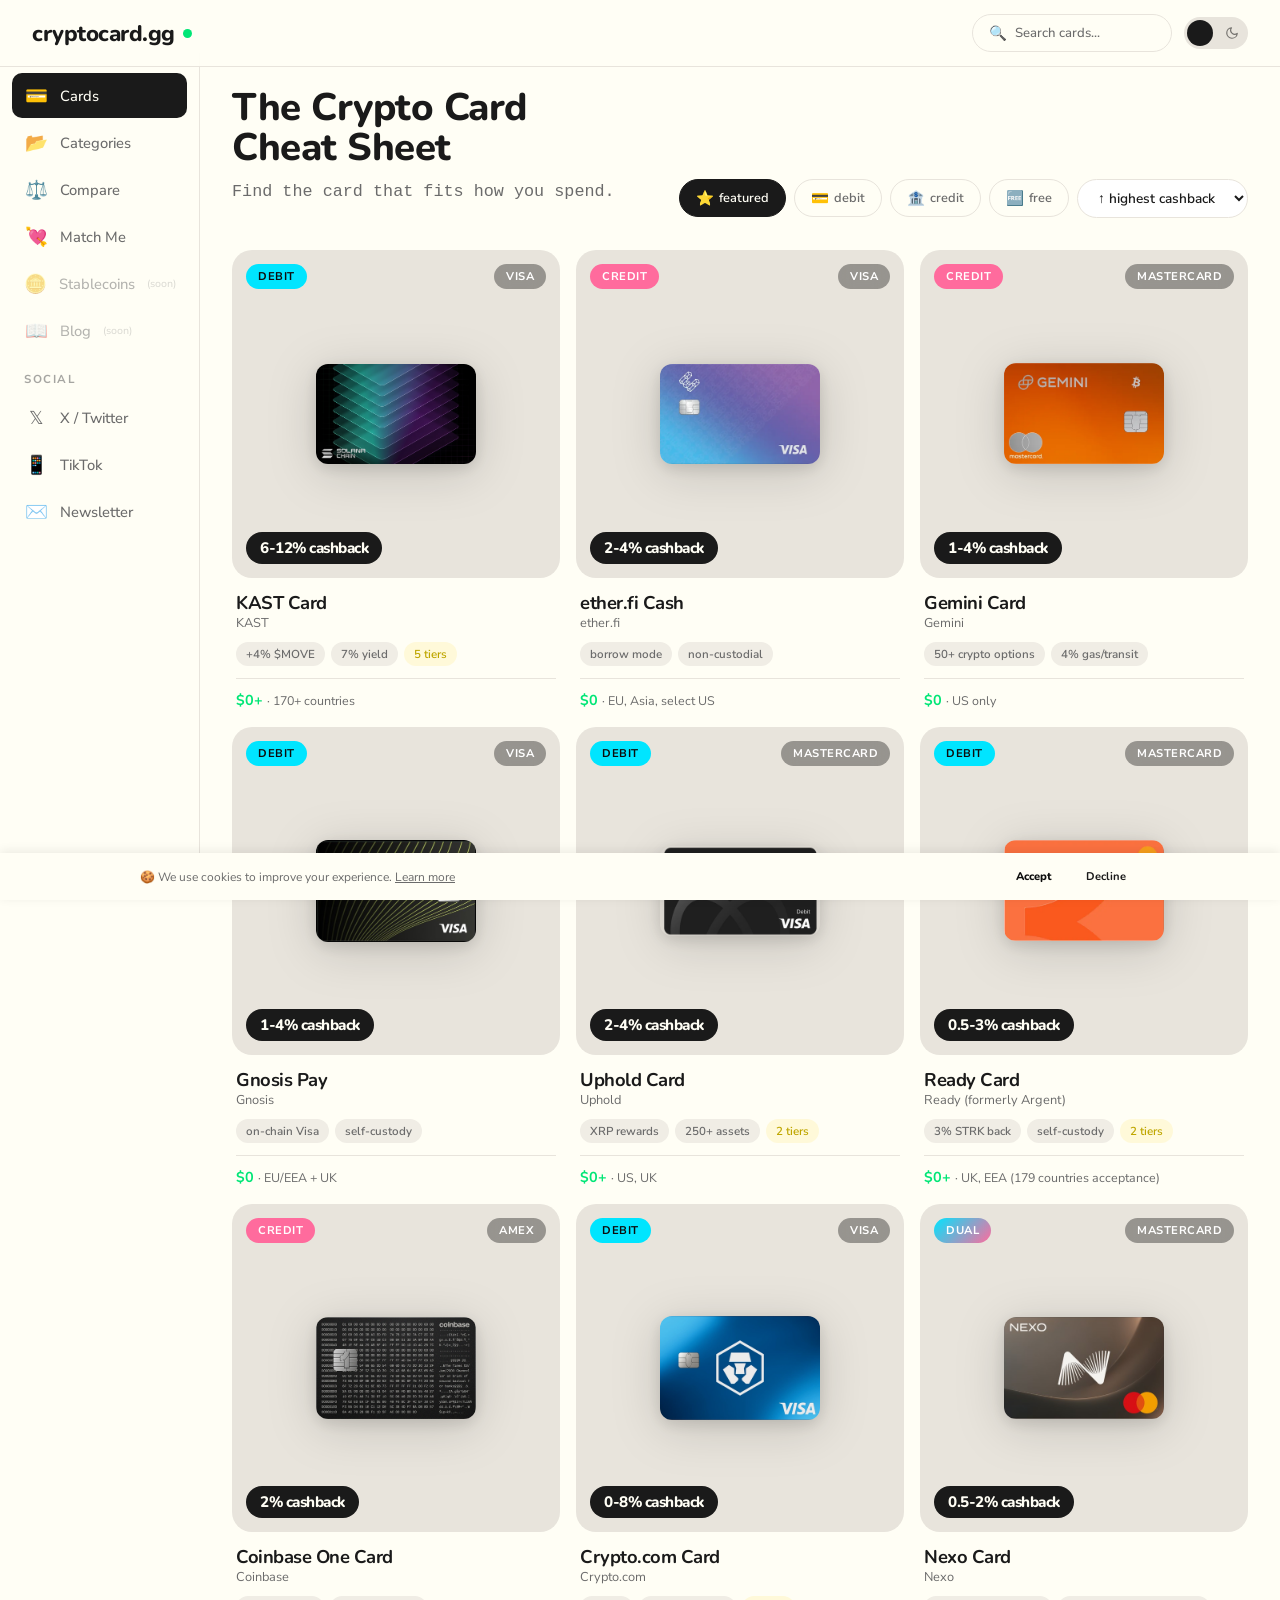
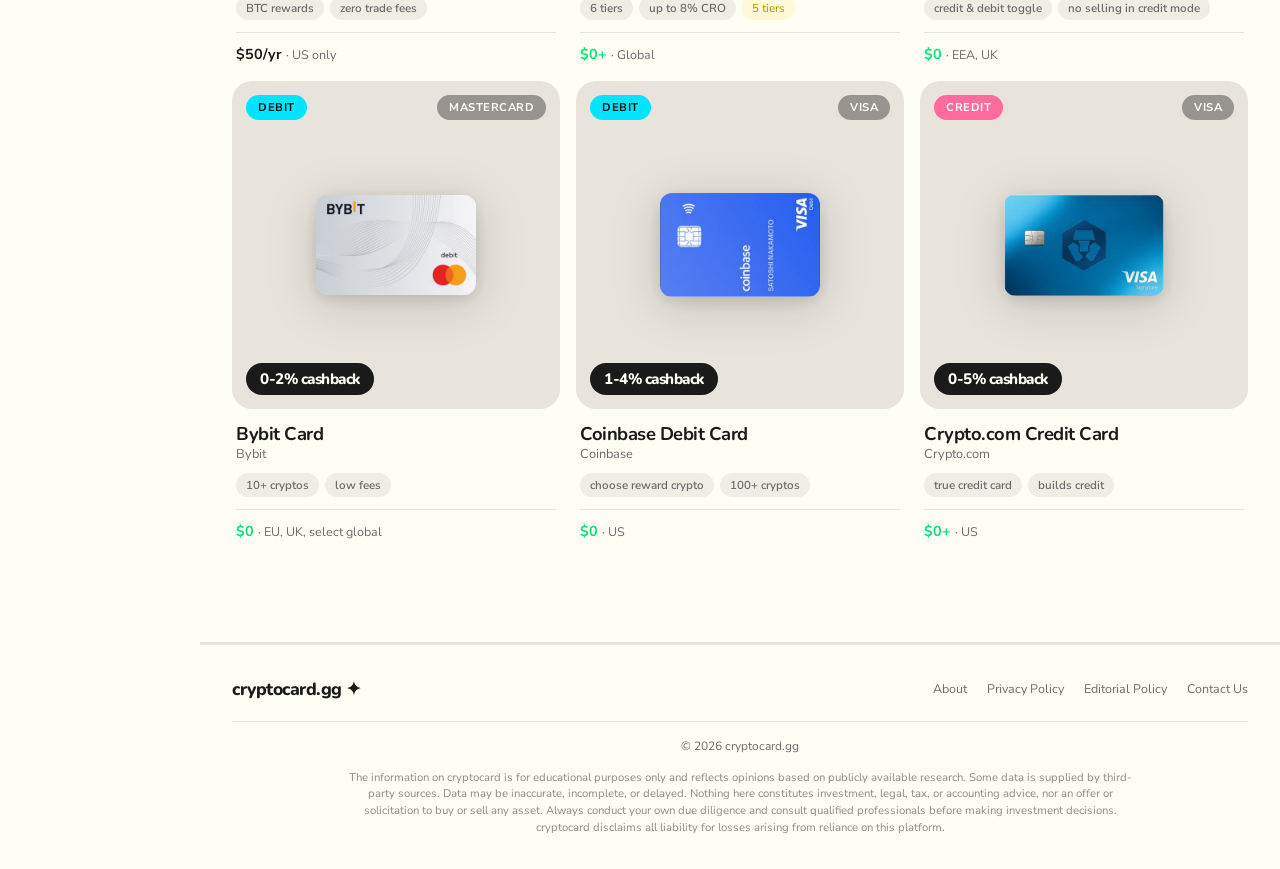
<file: index.html>
<!DOCTYPE html>
<html lang="en" data-theme="light">
<head>
<meta charset="UTF-8">
<meta name="viewport" content="width=device-width, initial-scale=1.0">
<title>cryptocard.gg — every crypto card, compared ✦</title>
<link href="https://fonts.googleapis.com/css2?family=Space+Grotesk:wght@400;500;600;700&family=DM+Sans:wght@400;500;600;700&family=Lilita+One&display=swap" rel="stylesheet">
<link rel="stylesheet" href="styles.css">

<!-- Google Analytics (GA4) with Consent Mode -->
<script>
  window.dataLayer = window.dataLayer || [];
  function gtag(){dataLayer.push(arguments);}

  // Set default consent state — denied until user accepts
  gtag('consent', 'default', {
    analytics_storage: 'denied'
  });

  // If user previously accepted, grant immediately before gtag.js loads
  if (localStorage.getItem('cc_consent') === 'accepted') {
    gtag('consent', 'update', { analytics_storage: 'granted' });
  }
</script>
<script async src="https://www.googletagmanager.com/gtag/js?id=G-8774T45XR2"></script>
<script>
  gtag('js', new Date());
  gtag('config', 'G-8774T45XR2');
</script>
</head>
<body>

<!-- LEFT SIDEBAR -->
<aside class="left-sidebar">
  <div class="sidebar-nav">
    <a href="#" onclick="goHome(); return false;">
      <span class="nav-icon">💳</span> Cards
    </a>
    <a href="#" onclick="openCategoriesPage(); return false;">
      <span class="nav-icon">📂</span> Categories
    </a>
    <a href="#" onclick="openComparePage(); return false;">
      <span class="nav-icon">⚖️</span> Compare
    </a>
    <a href="#" onclick="openMatchPage(); return false;">
      <span class="nav-icon">💘</span> Match Me
    </a>
    <a href="#" onclick="return false;" style="opacity:0.5;cursor:default;">
      <span class="nav-icon">🪙</span> Stablecoins <span style="font-size:0.65rem;opacity:0.5;font-weight:400">(soon)</span>
    </a>
    <a href="#" onclick="return false;" style="opacity:0.5;cursor:default;">
      <span class="nav-icon">📖</span> Blog <span style="font-size:0.65rem;opacity:0.5;font-weight:400">(soon)</span>
    </a>

    <div class="nav-section-label">Social</div>
    <a href="https://x.com/st3phdoteth" target="_blank">
      <span class="nav-icon">𝕏</span> X / Twitter
    </a>
    <a href="https://www.tiktok.com/@st3ph.xyz" target="_blank">
      <span class="nav-icon">📱</span> TikTok
    </a>
    <a href="#" onclick="openNlModal(); return false;">
      <span class="nav-icon">✉️</span> Newsletter
    </a>
  </div>
</aside>

<!-- TOP BAR -->
<div class="top-nav">
  <div class="topnav-logo">
    cryptocard.gg <span class="dot"></span>
  </div>
  <div class="topnav-right">
    <button class="search-btn" onclick="openSearch()">
      <span class="search-icon">🔍</span>
      Search cards...
    </button>
    <button class="theme-toggle" onclick="toggleTheme()" aria-label="Toggle theme">
      <span class="toggle-sun"><svg viewBox="0 0 24 24" fill="none" stroke="currentColor" stroke-width="2" stroke-linecap="round" stroke-linejoin="round"><circle cx="12" cy="12" r="5"/><line x1="12" y1="1" x2="12" y2="3"/><line x1="12" y1="21" x2="12" y2="23"/><line x1="4.22" y1="4.22" x2="5.64" y2="5.64"/><line x1="18.36" y1="18.36" x2="19.78" y2="19.78"/><line x1="1" y1="12" x2="3" y2="12"/><line x1="21" y1="12" x2="23" y2="12"/><line x1="4.22" y1="19.78" x2="5.64" y2="18.36"/><line x1="18.36" y1="5.64" x2="19.78" y2="4.22"/></svg></span>
      <span class="toggle-moon"><svg viewBox="0 0 24 24" fill="none" stroke="currentColor" stroke-width="2" stroke-linecap="round" stroke-linejoin="round"><path d="M21 12.79A9 9 0 1 1 11.21 3 7 7 0 0 0 21 12.79z"/></svg></span>
    </button>
  </div>
</div>

<!-- PAGE WRAPPER -->
<div class="page-wrapper">

<!-- DETAIL PAGE (hidden by default) -->
<div class="detail-page" id="detailPage"></div>

<!-- HOME CONTENT -->
<div id="homeContent">

<!-- MAIN -->
<div class="main-layout">

  <!-- TOP BAR -->
  <div class="top-bar">
    <div class="newsletter-inline">
      <h2><span style="white-space:nowrap;">The Crypto Card</span><br>Cheat Sheet</h2>
      <p>Find the card that fits how you spend.</p>
    </div>

    <div class="filters-row">
      <button class="filter-pill active" data-filter="all"><span class="emoji">⭐</span> featured</button>
      <button class="filter-pill" data-filter="debit"><span class="emoji">💳</span> debit</button>
      <button class="filter-pill" data-filter="credit"><span class="emoji">🏦</span> credit</button>
      <button class="filter-pill" data-filter="free"><span class="emoji">🆓</span> free</button>
      <select class="sort-select" id="sortSelect">
        <option value="cashback">↑ highest cashback</option>
        <option value="fee">↑ lowest fee</option>
        <option value="name">A → Z</option>
      </select>
    </div>
  </div>

  <!-- CONTENT -->
  <main class="content">
    <div class="card-grid" id="cardGrid">
    </div>
  </main>
</div>

<div class="stable-divider"></div>

<!-- STABLECOINS -->
<section class="stablecoins-section" id="stablecoinsSection" style="display:none">
  <div class="stablecoins-header">
    <div>
      <h2>what's in<br>your wallet? 💵</h2>
    </div>
    <p>every crypto card runs on stablecoins under the hood. here's what you're actually holding and spending.</p>
  </div>

  <div class="stablecoins-grid">

    <div class="stable-card" onclick="openStablePage(0)">
      <div class="stable-card-top">
        <span class="stable-card-peg">USD</span>
        <span class="stable-card-emoji">🔵</span>
        <span class="stable-card-ticker">USDC</span>
      </div>
      <div class="stable-card-bottom">
        <div class="stable-card-name">USD Coin</div>
        <div class="stable-card-issuer">by Circle</div>
        <div class="stable-card-desc">The safe default. Backed 1:1 by cash and US treasuries, audited monthly. If a card says "spend stablecoins" — it probably means this one.</div>
        <div class="stable-card-used-by">
          <span class="used-by-tag">Tuyo</span>
          <span class="used-by-tag">MetaMask</span>
          <span class="used-by-tag">Coinbase</span>
          <span class="used-by-tag">Bleap</span>
          <span class="used-by-tag">Gnosis Pay</span>
        </div>
      </div>
    </div>

    <div class="stable-card" onclick="openStablePage(1)">
      <div class="stable-card-top">
        <span class="stable-card-peg">USD</span>
        <span class="stable-card-emoji">🟢</span>
        <span class="stable-card-ticker">USDT</span>
      </div>
      <div class="stable-card-bottom">
        <div class="stable-card-name">Tether</div>
        <div class="stable-card-issuer">by Tether Limited</div>
        <div class="stable-card-desc">The most liquid stablecoin on earth. Bigger market cap than USDC, accepted everywhere, especially in Asia and LATAM. More controversial on reserve transparency.</div>
        <div class="stable-card-used-by">
          <span class="used-by-tag">KAST</span>
          <span class="used-by-tag">1inch</span>
          <span class="used-by-tag">Bybit</span>
          <span class="used-by-tag">Crypto.com</span>
        </div>
      </div>
    </div>

    <div class="stable-card" onclick="openStablePage(2)">
      <div class="stable-card-top">
        <span class="stable-card-peg">USD</span>
        <span class="stable-card-emoji">🦊</span>
        <span class="stable-card-ticker">mUSD</span>
      </div>
      <div class="stable-card-bottom">
        <div class="stable-card-name">MetaMask USD</div>
        <div class="stable-card-issuer">by Stripe (Bridge)</div>
        <div class="stable-card-desc">Brand new. This is what MetaMask pays you cashback in. Built on Ethereum, issued through Stripe's Bridge infrastructure. Tied to the MetaMask rewards ecosystem.</div>
        <div class="stable-card-used-by">
          <span class="used-by-tag">MetaMask</span>
        </div>
      </div>
    </div>

    <div class="stable-card" onclick="openStablePage(3)">
      <div class="stable-card-top">
        <span class="stable-card-peg">USD</span>
        <span class="stable-card-yield">yield-bearing</span>
        <span class="stable-card-emoji">🏦</span>
        <span class="stable-card-ticker">aUSDC</span>
      </div>
      <div class="stable-card-bottom">
        <div class="stable-card-name">Aave USDC</div>
        <div class="stable-card-issuer">by Aave Protocol</div>
        <div class="stable-card-desc">USDC deposited into Aave that earns yield automatically. Hold this instead of regular USDC and your balance grows while you wait to spend. DeFi savings account energy.</div>
        <div class="stable-card-used-by">
          <span class="used-by-tag">MetaMask</span>
          <span class="used-by-tag">ether.fi</span>
        </div>
      </div>
    </div>

    <div class="stable-card" onclick="openStablePage(4)">
      <div class="stable-card-top">
        <span class="stable-card-peg">EUR / GBP</span>
        <span class="stable-card-emoji">🇪🇺</span>
        <span class="stable-card-ticker">EURe / GBPe</span>
      </div>
      <div class="stable-card-bottom">
        <div class="stable-card-name">Monerium Euro & Pound</div>
        <div class="stable-card-issuer">by Monerium</div>
        <div class="stable-card-desc">On-chain euro and pound. If you're spending in Europe, your card converts to these. Regulated as e-money under EU law — as legit as stablecoins get.</div>
        <div class="stable-card-used-by">
          <span class="used-by-tag">Gnosis Pay</span>
        </div>
      </div>
    </div>

    <div class="stable-card" onclick="openStablePage(5)">
      <div class="stable-card-top">
        <span class="stable-card-peg">USD</span>
        <span class="stable-card-emoji">⚗️</span>
        <span class="stable-card-ticker">DAI</span>
      </div>
      <div class="stable-card-bottom">
        <div class="stable-card-name">Dai</div>
        <div class="stable-card-issuer">by Sky (MakerDAO)</div>
        <div class="stable-card-desc">The OG decentralized stablecoin. Not backed by a company — maintained by smart contracts and crypto collateral. For the "don't trust, verify" crowd.</div>
        <div class="stable-card-used-by">
          <span class="used-by-tag">DeFi ecosystem</span>
        </div>
      </div>
    </div>

  </div>
</section>

<!-- FOOTER -->
</div><!-- end homeContent -->

<footer>
  <div class="footer-top">
    <div class="footer-logo">cryptocard.gg ✦</div>
    <div class="footer-legal">
      <a href="#" onclick="openFooterPage('about'); return false;">About</a>
      <a href="#" onclick="openFooterPage('privacy'); return false;">Privacy Policy</a>
      <a href="#" onclick="openFooterPage('editorial'); return false;">Editorial Policy</a>
      <a href="#" onclick="openFooterPage('contact'); return false;">Contact Us</a>
    </div>
  </div>
  <div class="footer-bottom">
    <div class="footer-copy">© 2026 cryptocard.gg</div>
    <div class="footer-disclaimer" style="max-width:800px;margin:16px auto 0;font-size:0.7rem;line-height:1.5;opacity:0.5;text-align:center;">The information on cryptocard is for educational purposes only and reflects opinions based on publicly available research. Some data is supplied by third-party sources. Data may be inaccurate, incomplete, or delayed. Nothing here constitutes investment, legal, tax, or accounting advice, nor an offer or solicitation to buy or sell any asset. Always conduct your own due diligence and consult qualified professionals before making investment decisions. cryptocard disclaims all liability for losses arising from reliance on this platform.</div>
  </div>
</footer>
</div><!-- end page-wrapper -->

<!-- MOBILE BOTTOM BAR -->
<div class="mobile-bottom-bar">
  <button class="mobile-search-btn" onclick="openSearch()">
    🔍 Search cards...
  </button>
  <button class="mobile-hamburger" onclick="document.getElementById('mobileMenuOverlay').classList.add('active')">
    ☰
  </button>
</div>

<!-- MOBILE MENU OVERLAY -->
<div class="mobile-menu-overlay" id="mobileMenuOverlay" onclick="if(event.target===this)this.classList.remove('active')">
  <div class="mobile-menu">
    <div class="mobile-menu-handle"></div>
    <a href="#" onclick="goHome(); document.getElementById('mobileMenuOverlay').classList.remove('active'); return false;">
      <span>💳</span> Cards
    </a>
    <a href="#" onclick="openCategoriesPage(); document.getElementById('mobileMenuOverlay').classList.remove('active'); return false;">
      <span>📂</span> Categories
    </a>
    <a href="#" onclick="openComparePage(); document.getElementById('mobileMenuOverlay').classList.remove('active'); return false;">
      <span>⚖️</span> Compare
    </a>
    <a href="#" onclick="openMatchPage(); document.getElementById('mobileMenuOverlay').classList.remove('active'); return false;">
      <span>💘</span> Match Me
    </a>
    <a href="#" style="opacity:0.5;pointer-events:none;">
      <span>📖</span> Blog <span style="font-size:0.65rem;opacity:0.5;margin-left:4px">(soon)</span>
    </a>
    <a href="#" style="opacity:0.5;pointer-events:none;">
      <span>🪙</span> Stablecoins <span style="font-size:0.65rem;opacity:0.5;margin-left:4px">(soon)</span>
    </a>
    <div class="nav-section-label">Social</div>
    <a href="https://x.com/st3phdoteth" target="_blank">
      <span>𝕏</span> X / Twitter
    </a>
    <a href="https://www.tiktok.com/@st3ph.xyz" target="_blank">
      <span>📱</span> TikTok
    </a>
    <a href="#" onclick="openNlModal(); document.getElementById('mobileMenuOverlay').classList.remove('active'); return false;">
      <span>✉️</span> Newsletter
    </a>
    <div class="dark-toggle" onclick="toggleTheme(); document.getElementById('mobileMenuOverlay').classList.remove('active');">
      <span>🌙</span> Toggle Dark Mode
    </div>
  </div>
</div>

<!-- MODAL -->
<div class="modal-overlay" id="modalOverlay" onclick="if(event.target===this)closeModal()">
  <div class="modal" id="modal"></div>
</div>

<!-- SEARCH MODAL -->
<div class="modal-overlay" id="searchModal" style="display:none;" onclick="if(event.target===this)this.style.display='none'">
  <div class="search-modal">
    <input type="text" id="searchInput" placeholder="Search cards, stablecoins..." autofocus />
    <div class="search-results" id="searchResults"></div>
  </div>
</div>


<!-- NEWSLETTER MODAL -->
<div class="nl-modal-overlay" id="nlModalOverlay" onclick="if(event.target===this)closeNlModal()">
  <div class="nl-modal">
    <button class="nl-modal-close" onclick="closeNlModal()">✕</button>
    <h2>stay in the loop ✦</h2>
    <p class="nl-subtitle">Get the latest on card launches and payment news delivered straight to your inbox.</p>
    <script async src="https://subscribe-forms.beehiiv.com/embed.js"></script>
    <iframe id="nlBeehiivEmbed" src="https://subscribe-forms.beehiiv.com/6b0a6bbe-ee0a-4df6-a1d1-30dcaac17e5f" class="beehiiv-embed" data-test-id="beehiiv-embed" frameborder="0" scrolling="no" style="width:100%;height:120px;margin:12px auto 0;display:block;border-radius:0;background-color:transparent;box-shadow:none;max-width:100%;"></iframe>
    <div id="nlSuccessMsg" style="display:none;text-align:center;padding:24px 0;font-size:1.1rem;color:var(--accent-green);font-weight:800;">Thanks for signing up! ✦</div>
  </div>
</div>

<!-- COOKIE CONSENT -->
<div id="cookieConsent" style="display:none; position:fixed; bottom:0; left:0; right:0; z-index:500; background:var(--bg); border-top:1px solid var(--border); padding:10px 20px; box-shadow:0 -2px 10px rgba(0,0,0,0.08);">
  <div style="max-width:1000px; margin:0 auto; display:flex; align-items:center; gap:12px; flex-wrap:nowrap;">
    <div style="flex:1; font-size:0.75rem; color:var(--text-muted);">🍪 We use cookies to improve your experience. <a href="#" onclick="openFooterPage('privacy'); document.getElementById('cookieConsent').style.display='none'; return false;" style="color:var(--accent); text-decoration:underline;">Learn more</a></div>
    <div style="display:flex; gap:6px; flex-shrink:0;">
      <button onclick="acceptCookies()" style="background:var(--accent); color:#0D0D0D; border:none; padding:6px 14px; border-radius:99px; font-family:'Nunito',sans-serif; font-weight:800; font-size:0.7rem; cursor:pointer;">Accept</button>
      <button onclick="declineCookies()" style="background:transparent; color:var(--text); border:1px solid var(--border); padding:6px 14px; border-radius:99px; font-family:'Nunito',sans-serif; font-weight:700; font-size:0.7rem; cursor:pointer;">Decline</button>
    </div>
  </div>
</div>

<script src="cards.js"></script>
<script src="sitedata.js"></script>
<script src="app.js"></script>

<script>
function acceptCookies() {
  localStorage.setItem('cc_consent', 'accepted');
  document.getElementById('cookieConsent').style.display = 'none';
  gtag('consent', 'update', { analytics_storage: 'granted' });
}
function declineCookies() {
  localStorage.setItem('cc_consent', 'declined');
  document.getElementById('cookieConsent').style.display = 'none';
  gtag('consent', 'update', { analytics_storage: 'denied' });
}
// Show cookie consent if not yet responded
if (!localStorage.getItem('cc_consent')) {
  setTimeout(() => {
    document.getElementById('cookieConsent').style.display = 'block';
  }, 1000);
}
</script>

</body>
</html>
</file>
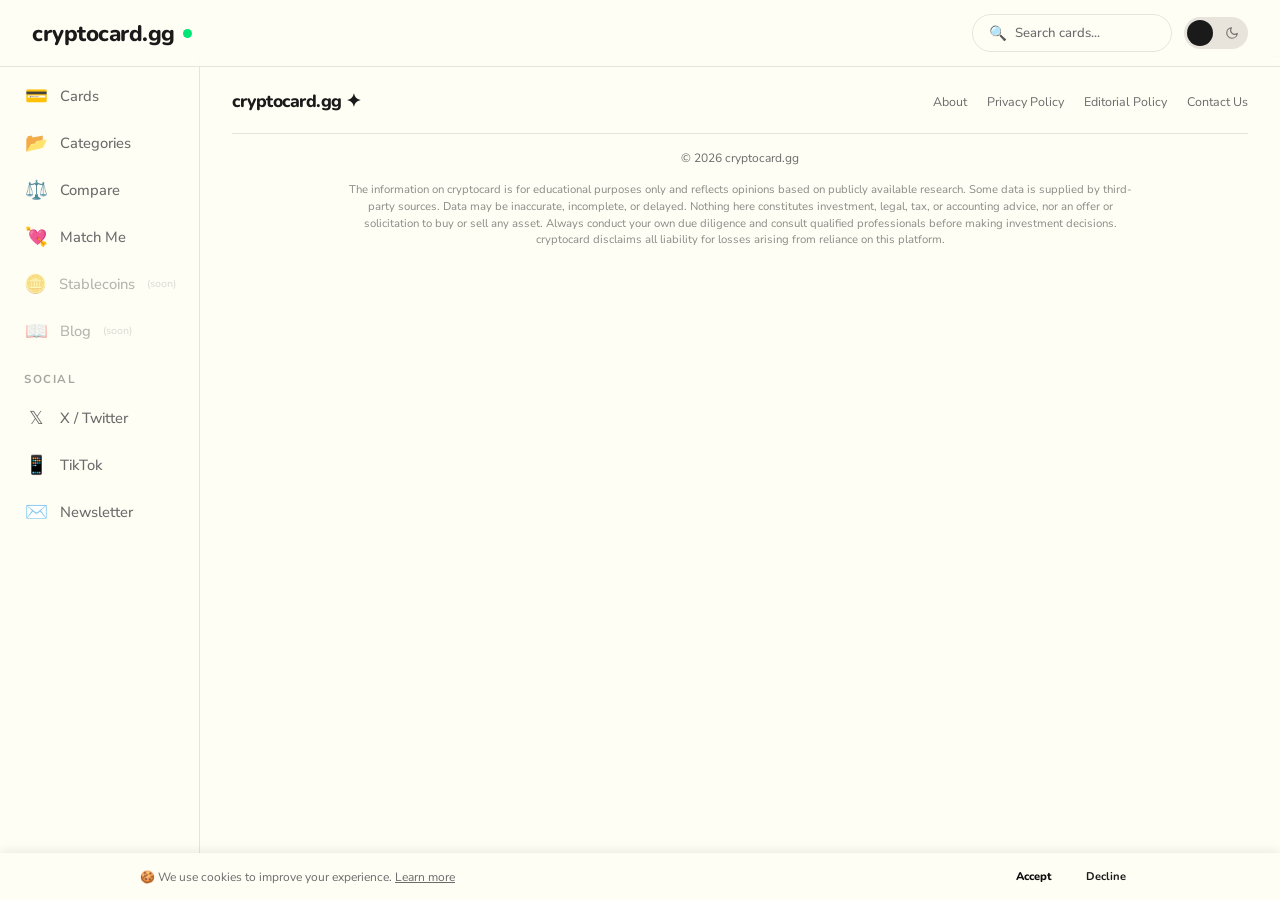
<file: card/krak/index.html>
<!DOCTYPE html>
<html lang="en" data-theme="light">
<head>
<meta charset="UTF-8">
<meta name="viewport" content="width=device-width, initial-scale=1.0">
<title>Krak Card — Spend Crypto & Fiat with Mastercard | cryptocard.gg</title>
<meta name="description" content="Krak Card by Kraken lets you spend from 400+ crypto and fiat assets anywhere Mastercard is accepted. Up to 1% cashback, $0 annual fee, free ATM withdrawals.">
<link rel="canonical" href="https://cryptocard.gg/card/krak">

<!-- Open Graph -->
<meta property="og:title" content="Krak Card — Spend Crypto & Fiat with Mastercard">
<meta property="og:description" content="Krak Card by Kraken lets you spend from 400+ crypto and fiat assets anywhere Mastercard is accepted. Up to 1% cashback, $0 annual fee, free ATM withdrawals.">
<meta property="og:url" content="https://cryptocard.gg/card/krak">
<meta property="og:type" content="website">
<meta property="og:site_name" content="cryptocard.gg">
<meta property="og:image" content="https://cryptocard.gg/Logos/G6nSGXzWMAE9Gpx.png">

<!-- Twitter Card -->
<meta name="twitter:card" content="summary">
<meta name="twitter:title" content="Krak Card — Spend Crypto & Fiat with Mastercard">
<meta name="twitter:description" content="Krak Card by Kraken lets you spend from 400+ crypto and fiat assets anywhere Mastercard is accepted. Up to 1% cashback, $0 annual fee.">
<meta name="twitter:image" content="https://cryptocard.gg/Logos/G6nSGXzWMAE9Gpx.png">

<link href="https://fonts.googleapis.com/css2?family=Space+Grotesk:wght@400;500;600;700&family=DM+Sans:wght@400;500;600;700&family=Lilita+One&display=swap" rel="stylesheet">
<link rel="stylesheet" href="../../styles.css">

<!-- Google Analytics (GA4) with Consent Mode -->
<script>
  window.dataLayer = window.dataLayer || [];
  function gtag(){dataLayer.push(arguments);}

  gtag('consent', 'default', {
    analytics_storage: 'denied'
  });

  if (localStorage.getItem('cc_consent') === 'accepted') {
    gtag('consent', 'update', { analytics_storage: 'granted' });
  }
</script>
<script async src="https://www.googletagmanager.com/gtag/js?id=G-8774T45XR2"></script>
<script>
  gtag('js', new Date());
  gtag('config', 'G-8774T45XR2');
</script>
</head>
<body>

<!-- SSR CONTENT — visible to crawlers, hidden once JS loads -->
<div id="ssrContent">
  <article style="max-width:700px;margin:40px auto;padding:0 20px;font-family:'DM Sans',sans-serif;">
    <h1>Krak Card</h1>
    <p><strong>Issuer:</strong> Krak (by Kraken) &nbsp;|&nbsp; <strong>Network:</strong> Mastercard &nbsp;|&nbsp; <strong>Type:</strong> Debit</p>
    <p>Kraken's answer to neobanks like Revolut. The Krak Card lets you spend from 400+ crypto and fiat assets anywhere Mastercard is accepted, with real-time conversion at checkout — no manual swaps needed. Zero transaction fees, no FX markup, and instant cashback in fiat or Bitcoin. Currently UK and EU only.</p>
    <h2>Tiers</h2>
    <table>
      <thead><tr><th>Tier</th><th>Cashback</th><th>Fee</th><th>Notes</th></tr></thead>
      <tbody>
        <tr><td>Standard</td><td>Up to 1%</td><td>$0</td><td>Free physical + virtual card, cashback in fiat or BTC</td></tr>
        <tr><td>Metal</td><td>1% (max)</td><td>$0</td><td>Requires avg £/€50K in assets across Krak + Kraken + Kraken Pro</td></tr>
      </tbody>
    </table>
    <h2>Pros</h2>
    <ul>
      <li>No transaction or FX fees</li>
      <li>400+ assets supported</li>
      <li>Free physical card (coral or black)</li>
      <li>Apple Pay + Google Pay</li>
      <li>Free ATM withdrawals globally</li>
    </ul>
    <h2>Cons</h2>
    <ul>
      <li>UK/EU only (no US)</li>
      <li>Metal tier requires £/€50K in assets</li>
      <li>Cashback excludes ATM withdrawals</li>
    </ul>
    <h2>Key Details</h2>
    <ul>
      <li><strong>Cashback:</strong> Up to 1%</li>
      <li><strong>Fee:</strong> $0</li>
      <li><strong>Regions:</strong> 190+ countries (UK/EU only)</li>
      <li><strong>Custody:</strong> Custodial</li>
      <li><strong>Assets:</strong> 400+</li>
    </ul>
    <p><a href="https://www.kraken.com/krak/card">Get your Krak Card</a></p>
    <p><a href="/">Browse all crypto cards on cryptocard.gg</a></p>
  </article>
</div>

<!-- LEFT SIDEBAR -->
<aside class="left-sidebar">
  <div class="sidebar-nav">
    <a href="/">
      <span class="nav-icon">💳</span> Cards
    </a>
    <a href="#" onclick="openCategoriesPage(); return false;">
      <span class="nav-icon">📂</span> Categories
    </a>
    <a href="#" onclick="openComparePage(); return false;">
      <span class="nav-icon">⚖️</span> Compare
    </a>
    <a href="#" onclick="openMatchPage(); return false;">
      <span class="nav-icon">💘</span> Match Me
    </a>
    <a href="#" onclick="return false;" style="opacity:0.5;cursor:default;">
      <span class="nav-icon">🪙</span> Stablecoins <span style="font-size:0.65rem;opacity:0.5;font-weight:400">(soon)</span>
    </a>
    <a href="#" onclick="return false;" style="opacity:0.5;cursor:default;">
      <span class="nav-icon">📖</span> Blog <span style="font-size:0.65rem;opacity:0.5;font-weight:400">(soon)</span>
    </a>

    <div class="nav-section-label">Social</div>
    <a href="https://x.com/st3phdoteth" target="_blank">
      <span class="nav-icon">𝕏</span> X / Twitter
    </a>
    <a href="https://www.tiktok.com/@st3ph.xyz" target="_blank">
      <span class="nav-icon">📱</span> TikTok
    </a>
    <a href="#" onclick="document.getElementById('sidebarNl').style.display = document.getElementById('sidebarNl').style.display === 'block' ? 'none' : 'block'; return false;">
      <span class="nav-icon">✉️</span> Newsletter
    </a>
    <div id="sidebarNl" style="display:none;padding:8px 12px;">
      <iframe src="https://subscribe-forms.beehiiv.com/150ad77b-f7a5-4954-87a0-eda7a5a42126" frameborder="0" scrolling="no" style="width:100%;height:52px;border-radius:8px;background-color:transparent;"></iframe>
    </div>
  </div>
</aside>

<!-- TOP BAR -->
<div class="top-nav">
  <div class="topnav-logo">
    cryptocard.gg <span class="dot"></span>
  </div>
  <div class="topnav-right">
    <button class="search-btn" onclick="openSearch()">
      <span class="search-icon">🔍</span>
      Search cards...
    </button>
    <button class="theme-toggle" onclick="toggleTheme()" aria-label="Toggle theme">
      <span class="toggle-sun"><svg viewBox="0 0 24 24" fill="none" stroke="currentColor" stroke-width="2" stroke-linecap="round" stroke-linejoin="round"><circle cx="12" cy="12" r="5"/><line x1="12" y1="1" x2="12" y2="3"/><line x1="12" y1="21" x2="12" y2="23"/><line x1="4.22" y1="4.22" x2="5.64" y2="5.64"/><line x1="18.36" y1="18.36" x2="19.78" y2="19.78"/><line x1="1" y1="12" x2="3" y2="12"/><line x1="21" y1="12" x2="23" y2="12"/><line x1="4.22" y1="19.78" x2="5.64" y2="18.36"/><line x1="18.36" y1="5.64" x2="19.78" y2="4.22"/></svg></span>
      <span class="toggle-moon"><svg viewBox="0 0 24 24" fill="none" stroke="currentColor" stroke-width="2" stroke-linecap="round" stroke-linejoin="round"><path d="M21 12.79A9 9 0 1 1 11.21 3 7 7 0 0 0 21 12.79z"/></svg></span>
    </button>
  </div>
</div>

<!-- PAGE WRAPPER -->
<div class="page-wrapper">

<!-- DETAIL PAGE (hidden by default) -->
<div class="detail-page" id="detailPage"></div>

<!-- HOME CONTENT (hidden on card subpages) -->
<div id="homeContent" style="display:none"></div>

<!-- FOOTER -->
<footer>
  <div class="footer-top">
    <div class="footer-logo">cryptocard.gg ✦</div>
    <div class="footer-legal">
      <a href="#" onclick="openFooterPage('about'); return false;">About</a>
      <a href="#" onclick="openFooterPage('privacy'); return false;">Privacy Policy</a>
      <a href="#" onclick="openFooterPage('editorial'); return false;">Editorial Policy</a>
      <a href="#" onclick="openFooterPage('contact'); return false;">Contact Us</a>
    </div>
  </div>
  <div class="footer-bottom">
    <div class="footer-copy">&copy; 2026 cryptocard.gg</div>
    <div class="footer-disclaimer" style="max-width:800px;margin:16px auto 0;font-size:0.7rem;line-height:1.5;opacity:0.5;text-align:center;">The information on cryptocard is for educational purposes only and reflects opinions based on publicly available research. Some data is supplied by third-party sources. Data may be inaccurate, incomplete, or delayed. Nothing here constitutes investment, legal, tax, or accounting advice, nor an offer or solicitation to buy or sell any asset. Always conduct your own due diligence and consult qualified professionals before making investment decisions. cryptocard disclaims all liability for losses arising from reliance on this platform.</div>
  </div>
</footer>
</div><!-- end page-wrapper -->

<!-- MOBILE BOTTOM BAR -->
<div class="mobile-bottom-bar">
  <button class="mobile-search-btn" onclick="openSearch()">
    🔍 Search cards...
  </button>
  <button class="mobile-hamburger" onclick="document.getElementById('mobileMenuOverlay').classList.add('active')">
    ☰
  </button>
</div>

<!-- MOBILE MENU OVERLAY -->
<div class="mobile-menu-overlay" id="mobileMenuOverlay" onclick="if(event.target===this)this.classList.remove('active')">
  <div class="mobile-menu">
    <div class="mobile-menu-handle"></div>
    <a href="/">
      <span>💳</span> Cards
    </a>
    <a href="#" onclick="openCategoriesPage(); document.getElementById('mobileMenuOverlay').classList.remove('active'); return false;">
      <span>📂</span> Categories
    </a>
    <a href="#" onclick="openComparePage(); document.getElementById('mobileMenuOverlay').classList.remove('active'); return false;">
      <span>⚖️</span> Compare
    </a>
    <a href="#" onclick="openMatchPage(); document.getElementById('mobileMenuOverlay').classList.remove('active'); return false;">
      <span>💘</span> Match Me
    </a>
    <a href="#" style="opacity:0.5;pointer-events:none;">
      <span>📖</span> Blog <span style="font-size:0.65rem;opacity:0.5;margin-left:4px">(soon)</span>
    </a>
    <a href="#" style="opacity:0.5;pointer-events:none;">
      <span>🪙</span> Stablecoins <span style="font-size:0.65rem;opacity:0.5;margin-left:4px">(soon)</span>
    </a>
    <div class="nav-section-label">Social</div>
    <a href="https://x.com/st3phdoteth" target="_blank">
      <span>𝕏</span> X / Twitter
    </a>
    <a href="https://www.tiktok.com/@st3ph.xyz" target="_blank">
      <span>📱</span> TikTok
    </a>
    <a href="#" onclick="openNlModal(); document.getElementById('mobileMenuOverlay').classList.remove('active'); return false;">
      <span>✉️</span> Newsletter
    </a>
    <div class="dark-toggle" onclick="toggleTheme(); document.getElementById('mobileMenuOverlay').classList.remove('active');">
      <span>🌙</span> Toggle Dark Mode
    </div>
  </div>
</div>

<!-- MODAL -->
<div class="modal-overlay" id="modalOverlay" onclick="if(event.target===this)closeModal()">
  <div class="modal" id="modal"></div>
</div>

<!-- SEARCH MODAL -->
<div class="modal-overlay" id="searchModal" style="display:none;" onclick="if(event.target===this)this.style.display='none'">
  <div class="search-modal">
    <input type="text" id="searchInput" placeholder="Search cards, stablecoins..." autofocus />
    <div class="search-results" id="searchResults"></div>
  </div>
</div>

<!-- NEWSLETTER MODAL -->
<div class="nl-modal-overlay" id="nlModalOverlay" onclick="if(event.target===this)closeNlModal()">
  <div class="nl-modal">
    <button class="nl-modal-close" onclick="closeNlModal()">&#x2715;</button>
    <h2>stay in the loop ✦</h2>
    <p class="nl-subtitle">Get the latest on card launches and payment news delivered straight to your inbox.</p>
    <iframe src="https://subscribe-forms.beehiiv.com/150ad77b-f7a5-4954-87a0-eda7a5a42126" class="beehiiv-embed" frameborder="0" scrolling="no" style="width:100%;height:315px;margin:0;border-radius:12px;background-color:transparent;"></iframe>
    <div id="nlSuccessMsg" style="display:none;text-align:center;padding:14px 0 0;font-size:0.88rem;color:var(--accent-green);font-weight:700;">Thanks for signing up! Check your email to confirm your subscription.</div>
  </div>
</div>

<!-- COOKIE CONSENT -->
<div id="cookieConsent" style="display:none; position:fixed; bottom:0; left:0; right:0; z-index:500; background:var(--bg); border-top:1px solid var(--border); padding:10px 20px; box-shadow:0 -2px 10px rgba(0,0,0,0.08);">
  <div style="max-width:1000px; margin:0 auto; display:flex; align-items:center; gap:12px; flex-wrap:nowrap;">
    <div style="flex:1; font-size:0.75rem; color:var(--text-muted);">🍪 We use cookies to improve your experience. <a href="#" onclick="openFooterPage('privacy'); document.getElementById('cookieConsent').style.display='none'; return false;" style="color:var(--accent); text-decoration:underline;">Learn more</a></div>
    <div style="display:flex; gap:6px; flex-shrink:0;">
      <button onclick="acceptCookies()" style="background:var(--accent); color:#0D0D0D; border:none; padding:6px 14px; border-radius:99px; font-family:'Nunito',sans-serif; font-weight:800; font-size:0.7rem; cursor:pointer;">Accept</button>
      <button onclick="declineCookies()" style="background:transparent; color:var(--text); border:1px solid var(--border); padding:6px 14px; border-radius:99px; font-family:'Nunito',sans-serif; font-weight:700; font-size:0.7rem; cursor:pointer;">Decline</button>
    </div>
  </div>
</div>

<script src="../../cards.js"></script>
<script src="../../sitedata.js"></script>
<script src="../../app.js"></script>

<script>
function acceptCookies() {
  localStorage.setItem('cc_consent', 'accepted');
  document.getElementById('cookieConsent').style.display = 'none';
  gtag('consent', 'update', { analytics_storage: 'granted' });
}
function declineCookies() {
  localStorage.setItem('cc_consent', 'declined');
  document.getElementById('cookieConsent').style.display = 'none';
  gtag('consent', 'update', { analytics_storage: 'denied' });
}
if (!localStorage.getItem('cc_consent')) {
  setTimeout(() => {
    document.getElementById('cookieConsent').style.display = 'block';
  }, 1000);
}

// Hide SSR content and render the interactive card page
var ssrEl = document.getElementById('ssrContent');
if (ssrEl) ssrEl.style.display = 'none';
openCustomCardPage('krak', true);
</script>

</body>
</html>
</file>
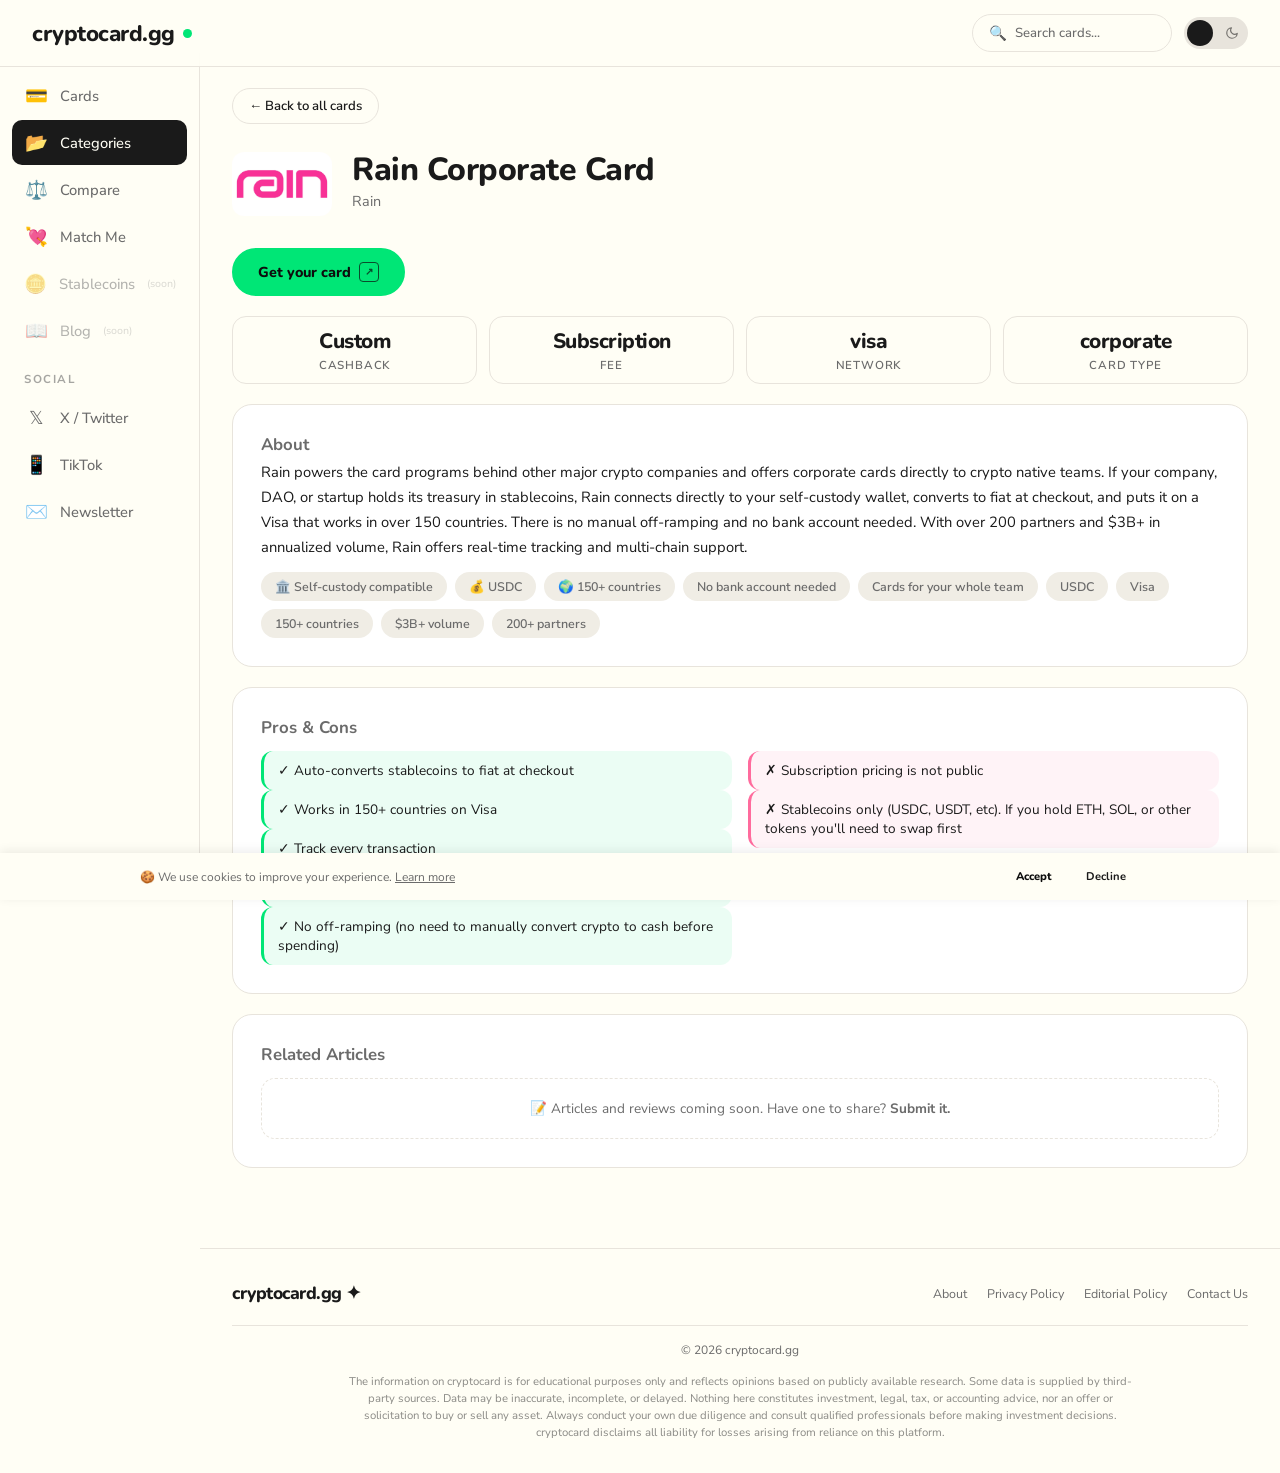
<file: card/rain-corporate/index.html>
<!DOCTYPE html>
<html lang="en" data-theme="light">
<head>
<meta charset="UTF-8">
<meta name="viewport" content="width=device-width, initial-scale=1.0">
<title>Rain Corporate Card — Spend Stablecoins with Visa | cryptocard.gg</title>
<meta name="description" content="Rain Corporate Card lets crypto-native teams spend stablecoins (USDC, USDT) directly from self-custody wallets on a Visa card in 150+ countries. No off-ramping needed.">
<link rel="canonical" href="https://cryptocard.gg/card/rain-corporate">

<!-- Open Graph -->
<meta property="og:title" content="Rain Corporate Card — Spend Stablecoins with Visa">
<meta property="og:description" content="Rain Corporate Card lets crypto-native teams spend stablecoins directly from self-custody wallets on a Visa card in 150+ countries. No off-ramping needed.">
<meta property="og:url" content="https://cryptocard.gg/card/rain-corporate">
<meta property="og:type" content="website">
<meta property="og:site_name" content="cryptocard.gg">
<meta property="og:image" content="https://cryptocard.gg/Logos/Rain_Logo.jpg">

<!-- Twitter Card -->
<meta name="twitter:card" content="summary">
<meta name="twitter:title" content="Rain Corporate Card — Spend Stablecoins with Visa">
<meta name="twitter:description" content="Rain Corporate Card lets crypto-native teams spend stablecoins directly from self-custody wallets on a Visa card in 150+ countries.">
<meta name="twitter:image" content="https://cryptocard.gg/Logos/Rain_Logo.jpg">

<link href="https://fonts.googleapis.com/css2?family=Space+Grotesk:wght@400;500;600;700&family=DM+Sans:wght@400;500;600;700&family=Lilita+One&display=swap" rel="stylesheet">
<link rel="stylesheet" href="../../styles.css">

<!-- Google Analytics (GA4) with Consent Mode -->
<script>
  window.dataLayer = window.dataLayer || [];
  function gtag(){dataLayer.push(arguments);}

  gtag('consent', 'default', {
    analytics_storage: 'denied'
  });

  if (localStorage.getItem('cc_consent') === 'accepted') {
    gtag('consent', 'update', { analytics_storage: 'granted' });
  }
</script>
<script async src="https://www.googletagmanager.com/gtag/js?id=G-8774T45XR2"></script>
<script>
  gtag('js', new Date());
  gtag('config', 'G-8774T45XR2');
</script>
</head>
<body>

<!-- SSR CONTENT — visible to crawlers, hidden once JS loads -->
<div id="ssrContent">
  <article style="max-width:700px;margin:40px auto;padding:0 20px;font-family:'DM Sans',sans-serif;">
    <h1>Rain Corporate Card</h1>
    <p><strong>Issuer:</strong> Rain &nbsp;|&nbsp; <strong>Network:</strong> Visa &nbsp;|&nbsp; <strong>Type:</strong> Corporate</p>
    <p>Rain powers the card programs behind other major crypto companies and offers corporate cards directly to crypto native teams. If your company, DAO, or startup holds its treasury in stablecoins, Rain connects directly to your self-custody wallet, converts to fiat at checkout, and puts it on a Visa that works in over 150 countries. There is no manual off-ramping and no bank account needed. With over 200 partners and $3B+ in annualized volume, Rain offers real-time tracking and multi-chain support.</p>
    <h2>Pros</h2>
    <ul>
      <li>Auto-converts stablecoins to fiat at checkout</li>
      <li>Works in 150+ countries on Visa</li>
      <li>Track every transaction</li>
      <li>Supports Base, Solana, Polygon, and more chains</li>
      <li>No off-ramping (no need to manually convert crypto to cash before spending)</li>
    </ul>
    <h2>Cons</h2>
    <ul>
      <li>Subscription pricing is not public</li>
      <li>Stablecoins only (USDC, USDT, etc). If you hold ETH, SOL, or other tokens you'll need to swap first</li>
    </ul>
    <h2>Key Details</h2>
    <ul>
      <li><strong>Cashback:</strong> Custom</li>
      <li><strong>Fee:</strong> Subscription</li>
      <li><strong>Regions:</strong> 150+ countries</li>
      <li><strong>Custody:</strong> Self-custody compatible</li>
      <li><strong>Stablecoins:</strong> USDC</li>
    </ul>
    <p><a href="https://www.rain.xyz">Learn more at rain.xyz</a></p>
    <p><a href="/">Browse all crypto cards on cryptocard.gg</a></p>
  </article>
</div>

<!-- LEFT SIDEBAR -->
<aside class="left-sidebar">
  <div class="sidebar-nav">
    <a href="/">
      <span class="nav-icon">💳</span> Cards
    </a>
    <a href="#" onclick="openCategoriesPage(); return false;">
      <span class="nav-icon">📂</span> Categories
    </a>
    <a href="#" onclick="openComparePage(); return false;">
      <span class="nav-icon">⚖️</span> Compare
    </a>
    <a href="#" onclick="openMatchPage(); return false;">
      <span class="nav-icon">💘</span> Match Me
    </a>
    <a href="#" onclick="return false;" style="opacity:0.5;cursor:default;">
      <span class="nav-icon">🪙</span> Stablecoins <span style="font-size:0.65rem;opacity:0.5;font-weight:400">(soon)</span>
    </a>
    <a href="#" onclick="return false;" style="opacity:0.5;cursor:default;">
      <span class="nav-icon">📖</span> Blog <span style="font-size:0.65rem;opacity:0.5;font-weight:400">(soon)</span>
    </a>

    <div class="nav-section-label">Social</div>
    <a href="https://x.com/st3phdoteth" target="_blank">
      <span class="nav-icon">𝕏</span> X / Twitter
    </a>
    <a href="https://www.tiktok.com/@st3ph.xyz" target="_blank">
      <span class="nav-icon">📱</span> TikTok
    </a>
    <a href="#" onclick="document.getElementById('sidebarNl').style.display = document.getElementById('sidebarNl').style.display === 'block' ? 'none' : 'block'; return false;">
      <span class="nav-icon">✉️</span> Newsletter
    </a>
    <div id="sidebarNl" style="display:none;padding:8px 12px;">
      <iframe src="https://subscribe-forms.beehiiv.com/150ad77b-f7a5-4954-87a0-eda7a5a42126" frameborder="0" scrolling="no" style="width:100%;height:52px;border-radius:8px;background-color:transparent;"></iframe>
    </div>
  </div>
</aside>

<!-- TOP BAR -->
<div class="top-nav">
  <div class="topnav-logo">
    cryptocard.gg <span class="dot"></span>
  </div>
  <div class="topnav-right">
    <button class="search-btn" onclick="openSearch()">
      <span class="search-icon">🔍</span>
      Search cards...
    </button>
    <button class="theme-toggle" onclick="toggleTheme()" aria-label="Toggle theme">
      <span class="toggle-sun"><svg viewBox="0 0 24 24" fill="none" stroke="currentColor" stroke-width="2" stroke-linecap="round" stroke-linejoin="round"><circle cx="12" cy="12" r="5"/><line x1="12" y1="1" x2="12" y2="3"/><line x1="12" y1="21" x2="12" y2="23"/><line x1="4.22" y1="4.22" x2="5.64" y2="5.64"/><line x1="18.36" y1="18.36" x2="19.78" y2="19.78"/><line x1="1" y1="12" x2="3" y2="12"/><line x1="21" y1="12" x2="23" y2="12"/><line x1="4.22" y1="19.78" x2="5.64" y2="18.36"/><line x1="18.36" y1="5.64" x2="19.78" y2="4.22"/></svg></span>
      <span class="toggle-moon"><svg viewBox="0 0 24 24" fill="none" stroke="currentColor" stroke-width="2" stroke-linecap="round" stroke-linejoin="round"><path d="M21 12.79A9 9 0 1 1 11.21 3 7 7 0 0 0 21 12.79z"/></svg></span>
    </button>
  </div>
</div>

<!-- PAGE WRAPPER -->
<div class="page-wrapper">

<!-- DETAIL PAGE (hidden by default) -->
<div class="detail-page" id="detailPage"></div>

<!-- HOME CONTENT (hidden on card subpages) -->
<div id="homeContent" style="display:none"></div>

<!-- FOOTER -->
<footer>
  <div class="footer-top">
    <div class="footer-logo">cryptocard.gg ✦</div>
    <div class="footer-legal">
      <a href="#" onclick="openFooterPage('about'); return false;">About</a>
      <a href="#" onclick="openFooterPage('privacy'); return false;">Privacy Policy</a>
      <a href="#" onclick="openFooterPage('editorial'); return false;">Editorial Policy</a>
      <a href="#" onclick="openFooterPage('contact'); return false;">Contact Us</a>
    </div>
  </div>
  <div class="footer-bottom">
    <div class="footer-copy">&copy; 2026 cryptocard.gg</div>
    <div class="footer-disclaimer" style="max-width:800px;margin:16px auto 0;font-size:0.7rem;line-height:1.5;opacity:0.5;text-align:center;">The information on cryptocard is for educational purposes only and reflects opinions based on publicly available research. Some data is supplied by third-party sources. Data may be inaccurate, incomplete, or delayed. Nothing here constitutes investment, legal, tax, or accounting advice, nor an offer or solicitation to buy or sell any asset. Always conduct your own due diligence and consult qualified professionals before making investment decisions. cryptocard disclaims all liability for losses arising from reliance on this platform.</div>
  </div>
</footer>
</div><!-- end page-wrapper -->

<!-- MOBILE BOTTOM BAR -->
<div class="mobile-bottom-bar">
  <button class="mobile-search-btn" onclick="openSearch()">
    🔍 Search cards...
  </button>
  <button class="mobile-hamburger" onclick="document.getElementById('mobileMenuOverlay').classList.add('active')">
    ☰
  </button>
</div>

<!-- MOBILE MENU OVERLAY -->
<div class="mobile-menu-overlay" id="mobileMenuOverlay" onclick="if(event.target===this)this.classList.remove('active')">
  <div class="mobile-menu">
    <div class="mobile-menu-handle"></div>
    <a href="/">
      <span>💳</span> Cards
    </a>
    <a href="#" onclick="openCategoriesPage(); document.getElementById('mobileMenuOverlay').classList.remove('active'); return false;">
      <span>📂</span> Categories
    </a>
    <a href="#" onclick="openComparePage(); document.getElementById('mobileMenuOverlay').classList.remove('active'); return false;">
      <span>⚖️</span> Compare
    </a>
    <a href="#" onclick="openMatchPage(); document.getElementById('mobileMenuOverlay').classList.remove('active'); return false;">
      <span>💘</span> Match Me
    </a>
    <a href="#" style="opacity:0.5;pointer-events:none;">
      <span>📖</span> Blog <span style="font-size:0.65rem;opacity:0.5;margin-left:4px">(soon)</span>
    </a>
    <a href="#" style="opacity:0.5;pointer-events:none;">
      <span>🪙</span> Stablecoins <span style="font-size:0.65rem;opacity:0.5;margin-left:4px">(soon)</span>
    </a>
    <div class="nav-section-label">Social</div>
    <a href="https://x.com/st3phdoteth" target="_blank">
      <span>𝕏</span> X / Twitter
    </a>
    <a href="https://www.tiktok.com/@st3ph.xyz" target="_blank">
      <span>📱</span> TikTok
    </a>
    <a href="#" onclick="openNlModal(); document.getElementById('mobileMenuOverlay').classList.remove('active'); return false;">
      <span>✉️</span> Newsletter
    </a>
    <div class="dark-toggle" onclick="toggleTheme(); document.getElementById('mobileMenuOverlay').classList.remove('active');">
      <span>🌙</span> Toggle Dark Mode
    </div>
  </div>
</div>

<!-- MODAL -->
<div class="modal-overlay" id="modalOverlay" onclick="if(event.target===this)closeModal()">
  <div class="modal" id="modal"></div>
</div>

<!-- SEARCH MODAL -->
<div class="modal-overlay" id="searchModal" style="display:none;" onclick="if(event.target===this)this.style.display='none'">
  <div class="search-modal">
    <input type="text" id="searchInput" placeholder="Search cards, stablecoins..." autofocus />
    <div class="search-results" id="searchResults"></div>
  </div>
</div>

<!-- NEWSLETTER MODAL -->
<div class="nl-modal-overlay" id="nlModalOverlay" onclick="if(event.target===this)closeNlModal()">
  <div class="nl-modal">
    <button class="nl-modal-close" onclick="closeNlModal()">&#x2715;</button>
    <h2>stay in the loop ✦</h2>
    <p class="nl-subtitle">Get the latest on card launches and payment news delivered straight to your inbox.</p>
    <iframe src="https://subscribe-forms.beehiiv.com/150ad77b-f7a5-4954-87a0-eda7a5a42126" class="beehiiv-embed" frameborder="0" scrolling="no" style="width:100%;height:315px;margin:0;border-radius:12px;background-color:transparent;"></iframe>
    <div id="nlSuccessMsg" style="display:none;text-align:center;padding:14px 0 0;font-size:0.88rem;color:var(--accent-green);font-weight:700;">Thanks for signing up! Check your email to confirm your subscription.</div>
  </div>
</div>

<!-- COOKIE CONSENT -->
<div id="cookieConsent" style="display:none; position:fixed; bottom:0; left:0; right:0; z-index:500; background:var(--bg); border-top:1px solid var(--border); padding:10px 20px; box-shadow:0 -2px 10px rgba(0,0,0,0.08);">
  <div style="max-width:1000px; margin:0 auto; display:flex; align-items:center; gap:12px; flex-wrap:nowrap;">
    <div style="flex:1; font-size:0.75rem; color:var(--text-muted);">🍪 We use cookies to improve your experience. <a href="#" onclick="openFooterPage('privacy'); document.getElementById('cookieConsent').style.display='none'; return false;" style="color:var(--accent); text-decoration:underline;">Learn more</a></div>
    <div style="display:flex; gap:6px; flex-shrink:0;">
      <button onclick="acceptCookies()" style="background:var(--accent); color:#0D0D0D; border:none; padding:6px 14px; border-radius:99px; font-family:'Nunito',sans-serif; font-weight:800; font-size:0.7rem; cursor:pointer;">Accept</button>
      <button onclick="declineCookies()" style="background:transparent; color:var(--text); border:1px solid var(--border); padding:6px 14px; border-radius:99px; font-family:'Nunito',sans-serif; font-weight:700; font-size:0.7rem; cursor:pointer;">Decline</button>
    </div>
  </div>
</div>

<script src="../../cards.js"></script>
<script src="../../sitedata.js"></script>
<script src="../../app.js"></script>

<script>
function acceptCookies() {
  localStorage.setItem('cc_consent', 'accepted');
  document.getElementById('cookieConsent').style.display = 'none';
  gtag('consent', 'update', { analytics_storage: 'granted' });
}
function declineCookies() {
  localStorage.setItem('cc_consent', 'declined');
  document.getElementById('cookieConsent').style.display = 'none';
  gtag('consent', 'update', { analytics_storage: 'denied' });
}
if (!localStorage.getItem('cc_consent')) {
  setTimeout(() => {
    document.getElementById('cookieConsent').style.display = 'block';
  }, 1000);
}

// Hide SSR content and render the interactive card page
var ssrEl = document.getElementById('ssrContent');
if (ssrEl) ssrEl.style.display = 'none';
openCustomCardPage('rain-corporate', true);
</script>

</body>
</html>
</file>
<file: styles.css>
@import url('https://fonts.googleapis.com/css2?family=Nunito:wght@700;800;900&family=Nunito+Sans:ital,opsz,wght@0,6..12,400;0,6..12,500;0,6..12,600;0,6..12,700;1,6..12,400&display=swap');

  :root {
    --bg: #FFFEF5;
    --bg-alt: #F5F0E8;
    --text: #1a1a1a;
    --text-muted: #6b6b6b;
    --accent-green: #00E676;
    --accent-pink: #FF6B9D;
    --accent-yellow: #FFD93D;
    --accent-blue: #6C63FF;
    --accent-orange: #FF8A50;
    --accent-cyan: #00E5FF;
    --accent-lime: #C6FF00;
    --card-bg: #FFFFFF;
    --card-border: #e8e4dc;
    --card-shadow: rgba(0,0,0,0.06);
    --sidebar-bg: #FAF8F2;
    --tag-bg: #f0ede5;
    --toggle-bg: #e8e4dc;
    --toggle-dot: #1a1a1a;
    --hero-gradient: linear-gradient(135deg, #FFD93D 0%, #FF6B9D 50%, #6C63FF 100%);
    --nav-blur: rgba(255, 254, 245, 0.85);
  }

  [data-theme="dark"] {
    --bg: #0D0D0D;
    --bg-alt: #1A1A1A;
    --text: #F5F0E8;
    --text-muted: #8a8a8a;
    --card-bg: #1E1E1E;
    --card-border: #2a2a2a;
    --card-shadow: rgba(0,0,0,0.3);
    --sidebar-bg: #151515;
    --tag-bg: #2a2a2a;
    --toggle-bg: #333;
    --toggle-dot: #00E676;
    --nav-blur: rgba(13, 13, 13, 0.85);
  }

  * {
    margin: 0;
    padding: 0;
    box-sizing: border-box;
  }

  body {
    font-family: 'Nunito Sans', sans-serif;
    background: var(--bg);
    color: var(--text);
    overflow-x: hidden;
    transition: background 0.4s ease, color 0.4s ease;
  }

  /* ===== SCROLLBAR ===== */
  ::-webkit-scrollbar { width: 8px; }
  ::-webkit-scrollbar-track { background: var(--bg); }
  ::-webkit-scrollbar-thumb { background: var(--accent-green); border-radius: 99px; }

  /* ===== TOP BAR (slim) ===== */
  .top-nav {
    position: fixed;
    top: 0;
    left: 0;
    right: 0;
    z-index: 102;
    display: flex;
    justify-content: space-between;
    align-items: center;
    padding: 14px 32px;
    backdrop-filter: blur(20px);
    -webkit-backdrop-filter: blur(20px);
    background: var(--nav-blur);
    border-bottom: 1.5px solid var(--card-border);
    transition: background 0.4s ease;
    gap: 12px;
  }

  .topnav-logo {
    font-family: 'Nunito', sans-serif;
    font-weight: 800;
    font-size: 1.4rem;
    letter-spacing: -0.5px;
    display: flex;
    align-items: center;
    gap: 8px;
    cursor: default;
  }

  .topnav-logo .dot {
    width: 9px;
    height: 9px;
    background: var(--accent-green);
    border-radius: 50%;
    display: inline-block;
    animation: pulse 2s infinite;
  }

  .topnav-right {
    display: flex;
    align-items: center;
    gap: 12px;
  }

  .search-btn {
    display: flex;
    align-items: center;
    gap: 8px;
    padding: 8px 16px;
    border: 1.5px solid var(--card-border);
    border-radius: 99px;
    background: transparent;
    color: var(--text-muted);
    font-family: 'Nunito Sans', sans-serif;
    font-size: 0.82rem;
    font-weight: 500;
    cursor: pointer;
    transition: border-color 0.2s, color 0.2s;
    min-width: 200px;
  }

  .search-btn:hover {
    border-color: var(--text);
    color: var(--text);
  }

  .search-btn .search-icon {
    font-size: 0.9rem;
  }

  .search-btn .shortcut {
    margin-left: auto;
    font-size: 0.7rem;
    font-weight: 600;
    color: var(--text-muted);
    background: var(--tag-bg);
    padding: 2px 6px;
    border-radius: 4px;
    letter-spacing: 0.5px;
  }

  /* ===== LEFT SIDEBAR ===== */
  .left-sidebar {
    position: fixed;
    top: 53px;
    left: 0;
    bottom: 0;
    width: 200px;
    background: var(--bg);
    border-right: 1.5px solid var(--card-border);
    z-index: 101;
    display: flex;
    flex-direction: column;
    padding: 20px 0;
    transition: background 0.4s ease, border-color 0.4s ease;
  }

  .sidebar-logo {
    font-family: 'Nunito', sans-serif;
    font-weight: 800;
    font-size: 1.4rem;
    letter-spacing: -0.5px;
    padding: 0 24px;
    margin-bottom: 32px;
    display: flex;
    align-items: center;
    gap: 8px;
    cursor: default;
  }

  .sidebar-logo .dot {
    width: 9px;
    height: 9px;
    background: var(--accent-green);
    border-radius: 50%;
    display: inline-block;
    animation: pulse 2s infinite;
  }

  @keyframes pulse {
    0%, 100% { transform: scale(1); opacity: 1; }
    50% { transform: scale(1.3); opacity: 0.7; }
  }

  .sidebar-nav {
    display: flex;
    flex-direction: column;
    gap: 2px;
    padding: 0 12px;
    flex: 1;
  }

  .sidebar-nav a {
    display: flex;
    align-items: center;
    gap: 12px;
    padding: 10px 12px;
    border-radius: 10px;
    text-decoration: none;
    color: var(--text-muted);
    font-family: 'Nunito Sans', sans-serif;
    font-size: 0.92rem;
    font-weight: 500;
    transition: background 0.15s, color 0.15s;
    cursor: pointer;
  }

  .sidebar-nav a:hover {
    background: var(--tag-bg);
    color: var(--text);
  }

  .sidebar-nav a.active {
    background: var(--text);
    color: var(--bg);
  }

  .sidebar-nav a .nav-icon {
    font-size: 1.15rem;
    width: 24px;
    text-align: center;
  }

  .sidebar-nav .nav-section-label {
    font-size: 0.72rem;
    font-weight: 700;
    text-transform: uppercase;
    letter-spacing: 1.5px;
    color: var(--text-muted);
    padding: 16px 12px 6px;
    opacity: 0.6;
  }

  .sidebar-bottom {
    padding: 16px 12px;
    border-top: 1.5px solid var(--card-border);
    margin-top: auto;
  }

  .sidebar-bottom .theme-toggle-row {
    display: flex;
    align-items: center;
    justify-content: space-between;
    padding: 8px 12px;
  }

  .sidebar-bottom .theme-label {
    font-size: 0.82rem;
    color: var(--text-muted);
    font-weight: 500;
  }

  /* ===== LAYOUT WRAPPER ===== */
  .page-wrapper {
    margin-left: 200px;
    padding-top: 56px;
  }

  .nav-logo { display: none; }
  .nav-links { display: none; }

  .theme-toggle {
    width: 64px;
    height: 32px;
    background: var(--toggle-bg);
    border-radius: 99px;
    position: relative;
    cursor: pointer;
    border: none;
    transition: background 0.3s;
    display: flex;
    align-items: center;
    padding: 0 8px;
    justify-content: space-between;
  }

  .theme-toggle .toggle-sun,
  .theme-toggle .toggle-moon {
    width: 16px;
    height: 16px;
    display: flex;
    align-items: center;
    justify-content: center;
    position: relative;
    z-index: 1;
    transition: opacity 0.3s;
  }

  .theme-toggle .toggle-sun svg {
    width: 14px;
    height: 14px;
    color: #FFD93D;
  }

  .theme-toggle .toggle-moon svg {
    width: 14px;
    height: 14px;
  }

  /* Light mode: sun is behind dot (hidden), moon is visible */
  [data-theme="light"] .theme-toggle .toggle-sun { opacity: 0.4; }
  [data-theme="light"] .theme-toggle .toggle-moon { opacity: 0.5; }
  [data-theme="dark"] .theme-toggle .toggle-sun { opacity: 0.5; }
  [data-theme="dark"] .theme-toggle .toggle-moon { opacity: 0.4; }

  .theme-toggle::after {
    content: '';
    position: absolute;
    top: 3px;
    left: 3px;
    width: 26px;
    height: 26px;
    background: var(--toggle-dot);
    border-radius: 50%;
    transition: transform 0.3s ease, background 0.3s;
    z-index: 2;
  }

  [data-theme="dark"] .theme-toggle::after {
    transform: translateX(32px);
  }

  /* ===== FLOATING STICKERS ===== */
  .sticker {
    position: absolute;
    font-size: 2rem;
    animation: float 6s ease-in-out infinite;
    pointer-events: none;
    z-index: 1;
  }

  .sticker:nth-child(1) { top: 15%; left: 8%; animation-delay: 0s; }
  .sticker:nth-child(2) { top: 20%; right: 10%; animation-delay: 1s; }
  .sticker:nth-child(3) { bottom: 20%; left: 12%; animation-delay: 2s; }
  .sticker:nth-child(4) { bottom: 15%; right: 8%; animation-delay: 0.5s; }
  .sticker:nth-child(5) { top: 40%; left: 5%; animation-delay: 3s; }

  @keyframes float {
    0%, 100% { transform: translateY(0) rotate(0deg); }
    33% { transform: translateY(-12px) rotate(3deg); }
    66% { transform: translateY(6px) rotate(-2deg); }
  }

  /* ===== MAIN LAYOUT ===== */
  .main-layout {
    display: flex;
    flex-direction: column;
    max-width: 1200px;
    margin: 0 auto;
    padding: 32px 32px 40px;
    gap: 0;
  }

  /* ===== TOP BAR — Newsletter + Filters ===== */
  .top-bar {
    display: grid;
    grid-template-columns: 1fr auto;
    gap: 32px;
    margin-bottom: 32px;
    align-items: end;
  }

  .newsletter-inline {
    max-width: 400px;
    min-width: 280px;
  }

  .newsletter-inline h2 {
    font-family: 'Nunito', sans-serif;
    font-weight: 800;
    font-size: 2.4rem;
    letter-spacing: -0.5px;
    line-height: 1.05;
    margin-bottom: 10px;
  }

  .newsletter-inline p {
    font-size: 1.05rem;
    color: var(--text-muted);
    margin-bottom: 14px;
    line-height: 1.5;
    font-family: monospace;
  }

  .newsletter-inline-form {
    display: flex;
    gap: 0;
  }

  .newsletter-inline-form input {
    flex: 1;
    padding: 14px 20px;
    border: 2px solid var(--card-border);
    border-right: none;
    border-radius: 99px 0 0 99px;
    background: var(--card-bg);
    color: var(--text);
    font-family: 'Nunito Sans', sans-serif;
    font-size: 0.9rem;
    font-weight: 500;
    outline: none;
    transition: border-color 0.2s;
  }

  .newsletter-inline-form input::placeholder { 
    color: var(--text-muted); 
    font-weight: 600;
  }

  .newsletter-inline-form input.email-valid {
    border-color: var(--accent-green);
    background: rgba(0, 230, 118, 0.04);
  }

  .newsletter-inline-form button.email-ready {
    background: var(--accent-green);
    color: #0D0D0D;
    border-color: var(--accent-green);
  }

  .newsletter-inline-form button {
    padding: 14px 24px;
    background: transparent;
    color: var(--accent-green);
    border: 2px solid var(--card-border);
    border-left: none;
    border-radius: 0 99px 99px 0;
    font-family: 'Nunito Sans', sans-serif;
    font-size: 0.9rem;
    font-weight: 700;
    cursor: pointer;
    transition: background 0.2s, color 0.2s;
    white-space: nowrap;
  }

  .newsletter-inline-form button:hover {
    background: var(--accent-green);
    color: #0D0D0D;
  }

  /* ===== FILTERS ROW ===== */
  .filters-row {
    display: flex;
    align-items: center;
    gap: 8px;
    flex-wrap: wrap;
    justify-content: flex-end;
  }

  .filter-pill {
    padding: 8px 16px;
    border: 1.5px solid var(--card-border);
    border-radius: 99px;
    background: transparent;
    color: var(--text-muted);
    font-family: 'Nunito Sans', sans-serif;
    font-size: 0.8rem;
    font-weight: 600;
    cursor: pointer;
    transition: all 0.2s;
    display: flex;
    align-items: center;
    gap: 5px;
  }

  .filter-pill:hover {
    border-color: var(--text);
    color: var(--text);
  }

  .filter-pill.active {
    background: var(--text);
    color: var(--bg);
    border-color: var(--text);
  }

  .filter-pill .emoji { font-size: 0.9rem; }

  /* ===== CARD GRID ===== */

  .sort-select {
    padding: 8px 16px;
    border: 1.5px solid var(--card-border);
    border-radius: 99px;
    background: var(--card-bg);
    color: var(--text);
    font-family: 'Nunito Sans', sans-serif;
    font-size: 0.85rem;
    font-weight: 600;
    cursor: pointer;
    transition: border-color 0.2s;
  }

  .sort-select:hover { border-color: var(--text); }

  .card-grid {
    display: grid;
    grid-template-columns: repeat(3, 1fr);
    gap: 16px;
  }

  /* ===== CRYPTO CARD — STARFACE STYLE ===== */
  .crypto-card {
    background: transparent;
    border: none;
    border-radius: 0;
    overflow: hidden;
    cursor: pointer;
    position: relative;
    transition: transform 0.3s ease;
  }

  .crypto-card:hover {
    transform: scale(1.02);
  }

  
  .detail-cta-row {
    display: flex;
    gap: 10px;
    flex-wrap: wrap;
    margin-bottom: 20px;
  }

  .detail-cta-btn {
    display: inline-flex;
    align-items: center;
    gap: 8px;
    background: var(--accent-green);
    color: #0D0D0D;
    padding: 12px 24px;
    border-radius: 99px;
    font-family: 'Nunito', sans-serif;
    font-weight: 800;
    font-size: 0.9rem;
    text-decoration: none;
    transition: transform 0.2s, box-shadow 0.2s;
    border: 2px solid var(--accent-green);
    position: relative;
  }

  .detail-cta-btn .ext-arrow {
    display: inline-flex;
    align-items: center;
    justify-content: center;
    width: 20px;
    height: 20px;
    border: 1.5px solid currentColor;
    border-radius: 4px;
    font-size: 0.65rem;
    line-height: 1;
    flex-shrink: 0;
    opacity: 0.7;
  }

  .detail-cta-btn:hover {
    transform: translateY(-2px);
    box-shadow: 0 6px 20px rgba(0,230,118,0.3);
  }

  .detail-cta-secondary {
    background: transparent;
    border: 2px solid var(--accent-green);
    color: var(--accent-green);
  }

  .detail-cta-secondary:hover {
    background: rgba(0,230,118,0.1);
  }

  .card-color-bar {
    background: var(--card-box-bg);
    border-radius: 20px;
    aspect-ratio: 1 / 1;
    display: flex;
    align-items: center;
    justify-content: center;
    position: relative;
    overflow: hidden;
    margin-bottom: 14px;
    transition: background 0.4s;
  }

  [data-theme="light"] .card-color-bar { background: #E8E4DC; }
  [data-theme="dark"] .card-color-bar { background: #2A2A2A; }

  .card-color-bar .card-visual {
    font-size: 4.5rem;
    position: relative;
    z-index: 2;
    filter: drop-shadow(0 8px 24px rgba(0,0,0,0.15));
    transition: transform 0.4s ease, filter 0.4s ease;
    display: flex;
    align-items: center;
    justify-content: center;
  }

  .card-color-bar .card-visual img {
    width: min(160px, 65%);
    height: auto;
    border-radius: 12px;
    object-fit: cover;
    display: block;
    background: transparent;
    box-shadow: 0 4px 16px rgba(0,0,0,0.12);
  }

  .crypto-card:hover .card-color-bar .card-visual {
    transform: scale(1.15) rotate(-5deg) translateY(-4px);
    filter: drop-shadow(0 16px 32px rgba(0,0,0,0.25));
  }

  .card-color-bar .network-badge {
    position: absolute;
    top: 14px;
    right: 14px;
    background: rgba(0,0,0,0.35);
    color: white;
    padding: 5px 12px;
    border-radius: 99px;
    font-size: 0.7rem;
    font-weight: 700;
    text-transform: uppercase;
    letter-spacing: 0.5px;
    backdrop-filter: blur(8px);
  }

  .card-type-badge {
    position: absolute;
    top: 14px;
    left: 14px;
    padding: 5px 12px;
    border-radius: 99px;
    font-size: 0.7rem;
    font-weight: 700;
    text-transform: uppercase;
    letter-spacing: 0.5px;
  }

  .badge-debit { background: var(--accent-cyan); color: #0D0D0D; }
  .badge-credit { background: var(--accent-pink); color: white; }
  .badge-dual { background: linear-gradient(135deg, var(--accent-cyan), var(--accent-pink)); color: white; }
  .badge-prepaid { background: var(--accent-yellow); color: #0D0D0D; }

  /* Cashback pill floating on the image box */
  .card-cashback-pill {
    position: absolute;
    bottom: 14px;
    left: 14px;
    background: var(--text);
    color: var(--bg);
    padding: 6px 14px;
    border-radius: 99px;
    font-family: 'Nunito', sans-serif;
    font-weight: 800;
    font-size: 0.95rem;
    letter-spacing: -0.5px;
    z-index: 3;
  }

  .card-info {
    padding: 0 4px;
  }

  .card-info-header {
    display: flex;
    justify-content: space-between;
    align-items: flex-start;
    margin-bottom: 4px;
  }

  .card-name {
    font-family: 'Nunito', sans-serif;
    font-weight: 700;
    font-size: 1.15rem;
    letter-spacing: -0.5px;
    line-height: 1.2;
  }

  .card-issuer {
    font-size: 0.8rem;
    color: var(--text-muted);
    margin-bottom: 10px;
  }

  .card-cashback {
    font-family: 'Nunito', sans-serif;
    font-weight: 800;
    font-size: 2rem;
    letter-spacing: -0.5px;
    margin-bottom: 4px;
    display: none;
  }

  .cashback-label {
    font-size: 0.75rem;
    color: var(--text-muted);
    text-transform: uppercase;
    letter-spacing: 0.5px;
    font-weight: 600;
    margin-bottom: 12px;
    display: none;
  }

  .card-tags {
    display: flex;
    flex-wrap: wrap;
    gap: 6px;
    margin-bottom: 0;
  }

  .tag {
    padding: 4px 10px;
    border-radius: 99px;
    font-size: 0.72rem;
    font-weight: 600;
    background: var(--tag-bg);
    color: var(--text-muted);
    white-space: nowrap;
  }

  .card-meta {
    display: flex;
    justify-content: space-between;
    align-items: center;
    padding-top: 10px;
    border-top: 1.5px solid var(--card-border);
    margin-top: 12px;
  }

  .card-fee {
    font-weight: 700;
    font-size: 0.9rem;
  }

  .card-fee.free {
    color: var(--accent-green);
  }

  .card-regions {
    font-size: 0.78rem;
    color: var(--text-muted);
  }

  .card-arrow {
    display: none;
  }

  /* ===== STABLECOINS SECTION ===== */
  .stablecoins-section {
    max-width: 1200px;
    margin: 0 auto;
    padding: 60px 32px 40px;
  }

  .stablecoins-header {
    display: flex;
    justify-content: space-between;
    align-items: flex-end;
    margin-bottom: 32px;
    gap: 20px;
  }

  .stablecoins-header h2 {
    font-family: 'Nunito', sans-serif;
    font-weight: 800;
    font-size: 1.8rem;
    letter-spacing: -0.5px;
    line-height: 1.1;
  }

  .stablecoins-header p {
    font-size: 0.85rem;
    color: var(--text-muted);
    max-width: 400px;
    line-height: 1.5;
    font-family: monospace;
  }

  .stablecoins-grid {
    display: grid;
    grid-template-columns: repeat(3, 1fr);
    gap: 16px;
  }

  .stable-card {
    border-radius: 20px;
    overflow: hidden;
    cursor: pointer;
    transition: transform 0.3s;
  }

  .stable-card:hover {
    transform: translateY(-4px);
  }

  .stable-card-top {
    border-radius: 20px;
    padding: 28px 24px 24px;
    position: relative;
    min-height: 120px;
    display: flex;
    flex-direction: column;
    justify-content: space-between;
  }

  [data-theme="light"] .stable-card-top { background: #E8E4DC; }
  [data-theme="dark"] .stable-card-top { background: #2A2A2A; }

  .stable-card-emoji {
    font-size: 2.8rem;
    margin-bottom: 12px;
    display: block;
  }

  .stable-card-ticker {
    font-family: 'Nunito', sans-serif;
    font-weight: 900;
    font-size: 1.4rem;
    letter-spacing: -0.5px;
  }

  .stable-card-peg {
    position: absolute;
    top: 16px;
    right: 16px;
    padding: 4px 10px;
    border-radius: 99px;
    font-size: 0.7rem;
    font-weight: 700;
    text-transform: uppercase;
    letter-spacing: 0.5px;
    background: var(--text);
    color: var(--bg);
  }

  .stable-card-bottom {
    padding: 16px 4px 4px;
  }

  .stable-card-name {
    font-family: 'Nunito', sans-serif;
    font-weight: 700;
    font-size: 1rem;
    margin-bottom: 2px;
  }

  .stable-card-issuer {
    font-size: 0.8rem;
    color: var(--text-muted);
    margin-bottom: 10px;
  }

  .stable-card-desc {
    font-size: 0.85rem;
    line-height: 1.55;
    color: var(--text-muted);
    margin-bottom: 12px;
  }

  .stable-card-used-by {
    display: flex;
    flex-wrap: wrap;
    gap: 6px;
  }

  .used-by-tag {
    padding: 4px 10px;
    border-radius: 99px;
    font-size: 0.7rem;
    font-weight: 600;
    background: var(--tag-bg);
    color: var(--text-muted);
    letter-spacing: 0.3px;
  }

  .stable-card-yield {
    position: absolute;
    bottom: 16px;
    right: 16px;
    padding: 4px 10px;
    border-radius: 99px;
    font-size: 0.7rem;
    font-weight: 700;
    background: var(--accent-green);
    color: #0D0D0D;
  }

  /* ===== DETAIL PAGE ===== */
  .detail-page {
    max-width: 1200px;
    margin: 0 auto;
    padding: 32px 32px 60px;
    display: none;
  }

  .detail-page.active {
    display: block;
  }

  .detail-back {
    display: inline-flex;
    align-items: center;
    gap: 6px;
    padding: 8px 16px;
    border: 1.5px solid var(--card-border);
    border-radius: 99px;
    background: transparent;
    color: var(--text-muted);
    font-family: 'Nunito Sans', sans-serif;
    font-size: 0.82rem;
    font-weight: 600;
    cursor: pointer;
    transition: all 0.2s;
    margin-bottom: 28px;
  }

  .detail-back:hover {
    border-color: var(--text);
    color: var(--text);
  }

  .detail-header {
    display: flex;
    align-items: flex-start;
    gap: 20px;
    margin-bottom: 32px;
  }

  .detail-emoji-box {
    width: 100px;
    height: 64px;
    border-radius: 12px;
    display: flex;
    align-items: center;
    justify-content: center;
    font-size: 2.4rem;
    flex-shrink: 0;
    overflow: hidden;
  }

  .detail-emoji-box img {
    width: 100%;
    height: 100%;
    object-fit: cover;
  }

  [data-theme="light"] .detail-emoji-box { background: #E8E4DC; }
  [data-theme="dark"] .detail-emoji-box { background: #2A2A2A; }

  .detail-title-area h1 {
    font-family: 'Nunito', sans-serif;
    font-weight: 800;
    font-size: 2rem;
    letter-spacing: -0.5px;
    line-height: 1.1;
    margin-bottom: 4px;
  }

  .detail-title-area .detail-issuer {
    font-size: 0.9rem;
    color: var(--text-muted);
  }

  .detail-layout {
    display: grid;
    grid-template-columns: 1fr 240px;
    gap: 40px;
    align-items: flex-start;
  }

  .detail-main {
    min-width: 0;
  }

  .detail-sidebar-right {
    position: sticky;
    top: 80px;
  }

  .detail-sidebar-right h3 {
    font-family: 'Nunito', sans-serif;
    font-weight: 700;
    font-size: 0.8rem;
    text-transform: uppercase;
    letter-spacing: 1.5px;
    color: var(--text-muted);
    margin-bottom: 12px;
  }

  .detail-sidebar-right a {
    display: block;
    padding: 8px 0;
    font-size: 0.88rem;
    color: var(--text-muted);
    text-decoration: none;
    font-weight: 500;
    transition: color 0.2s;
    cursor: pointer;
  }

  .detail-sidebar-right a:hover,
  .detail-sidebar-right a.section-active {
    color: var(--text);
  }

  .detail-card {
    background: var(--card-bg);
    border: 1.5px solid var(--card-border);
    border-radius: 20px;
    padding: 28px;
    margin-bottom: 20px;
  }

  .detail-card h2 {
    font-family: 'Nunito', sans-serif;
    font-weight: 700;
    font-size: 1.05rem;
    margin-bottom: 4px;
    color: var(--text-muted);
  }

  .detail-card p {
    font-size: 0.92rem;
    line-height: 1.7;
    color: var(--text);
  }

  .detail-stats-row {
    display: flex;
    gap: 12px;
    flex-wrap: wrap;
    margin-bottom: 20px;
  }

  .detail-stat-chip {
    padding: 10px 18px;
    border-radius: 14px;
    border: 1.5px solid var(--card-border);
    text-align: center;
    flex: 1;
    min-width: 100px;
  }

  .detail-stat-chip .val {
    font-family: 'Nunito', sans-serif;
    font-weight: 800;
    font-size: 1.3rem;
    letter-spacing: -0.5px;
  }

  .detail-stat-chip .label {
    font-size: 0.72rem;
    text-transform: uppercase;
    letter-spacing: 0.8px;
    color: var(--text-muted);
    font-weight: 600;
    margin-top: 2px;
  }

  .detail-tags {
    display: flex;
    flex-wrap: wrap;
    gap: 8px;
    margin-top: 12px;
  }

  .detail-tag {
    padding: 6px 14px;
    border-radius: 99px;
    font-size: 0.78rem;
    font-weight: 600;
    background: var(--tag-bg);
    color: var(--text-muted);
  }

  .detail-pros-cons {
    display: grid;
    grid-template-columns: 1fr 1fr;
    gap: 16px;
    margin-top: 12px;
  }

  .detail-pro, .detail-con {
    padding: 10px 14px;
    border-radius: 12px;
    font-size: 0.85rem;
    line-height: 1.4;
  }

  .detail-pro {
    background: rgba(0, 230, 118, 0.08);
    border-left: 3px solid var(--accent-green);
  }

  .detail-con {
    background: rgba(255, 107, 157, 0.08);
    border-left: 3px solid var(--accent-pink);
  }

  .detail-articles {
    margin-top: 12px;
  }

  .detail-article-placeholder {
    padding: 20px;
    border: 1.5px dashed var(--card-border);
    border-radius: 14px;
    text-align: center;
    color: var(--text-muted);
    font-size: 0.85rem;
  }

  /* ===== TIERS TABLE ===== */
  .tiers-table-wrap {
    overflow-x: auto;
    border-radius: 14px;
    border: 1.5px solid var(--card-border);
  }

  .tiers-table {
    width: 100%;
    border-collapse: collapse;
    font-size: 0.85rem;
  }

  .tiers-table th {
    font-family: 'Nunito', sans-serif;
    font-weight: 800;
    font-size: 0.75rem;
    text-transform: uppercase;
    letter-spacing: 1px;
    padding: 12px 16px;
    text-align: left;
    border-bottom: 1.5px solid var(--card-border);
    color: var(--text-muted);
  }

  .tiers-table td {
    padding: 14px 16px;
    border-bottom: 1px solid var(--card-border);
    vertical-align: top;
    line-height: 1.4;
  }

  .tiers-table tr:last-child td {
    border-bottom: none;
  }

  .tiers-table .tier-highlight {
    background: rgba(0, 230, 118, 0.08);
  }

  .tiers-table .tier-highlight td:first-child strong {
    color: #00E676;
  }

  /* ===== COMPARE PAGE ===== */
  .compare-selector {
    margin-bottom: 32px;
  }

  .compare-selector h2 {
    font-family: 'Nunito', sans-serif;
    font-weight: 800;
    font-size: 1.6rem;
    letter-spacing: -0.5px;
    margin-bottom: 4px;
  }

  .compare-selector p {
    color: var(--text-muted);
    font-size: 0.88rem;
    margin-bottom: 20px;
  }

  .compare-carousel-wrap {
    position: relative;
    margin-bottom: 32px;
  }

  .compare-carousel {
    display: flex;
    gap: 14px;
    overflow-x: auto;
    padding: 8px 4px 12px 36px;
    scroll-behavior: smooth;
    -webkit-overflow-scrolling: touch;
    scrollbar-width: none;
  }

  .compare-carousel::-webkit-scrollbar { display: none; }

  .compare-carousel-item {
    flex-shrink: 0;
    width: 100px;
    text-align: center;
    cursor: pointer;
    transition: all 0.2s;
  }

  .compare-carousel-item .carousel-emoji {
    width: 90px;
    height: 58px;
    border-radius: 10px;
    display: flex;
    align-items: center;
    justify-content: center;
    font-size: 1.6rem;
    margin: 0 auto 8px;
    border: 2px solid var(--card-border);
    transition: all 0.2s;
    overflow: hidden;
    padding: 0;
    flex-shrink: 0;
  }

  .compare-carousel-item .carousel-emoji img {
    width: 100%;
    height: 100%;
    object-fit: cover;
    border-radius: 8px;
    display: block;
  }

  [data-theme="light"] .compare-carousel-item .carousel-emoji { background: #E8E4DC; }
  [data-theme="dark"] .compare-carousel-item .carousel-emoji { background: #2A2A2A; }

  .compare-carousel-item:hover .carousel-emoji {
    border-color: var(--text);
  }

  .compare-carousel-item.selected .carousel-emoji {
    border-color: var(--accent-green);
    box-shadow: 0 0 0 2px var(--accent-green);
  }

  .compare-carousel-item .carousel-name {
    font-size: 0.72rem;
    font-weight: 600;
    line-height: 1.3;
    color: var(--text-muted);
  }

  .compare-carousel-item.selected .carousel-name {
    color: var(--text);
  }

  .carousel-arrow {
    position: absolute;
    top: 28px;
    width: 32px;
    height: 32px;
    border-radius: 50%;
    border: 1.5px solid var(--card-border);
    background: var(--bg);
    color: var(--text);
    display: flex;
    align-items: center;
    justify-content: center;
    cursor: pointer;
    z-index: 2;
    font-size: 0.9rem;
    transition: all 0.2s;
  }

  .carousel-arrow:hover {
    border-color: var(--text);
  }

  .carousel-arrow.left { left: 0px; }
  .carousel-arrow.right { right: -16px; }

  .compare-slots {
    display: grid;
    grid-template-columns: repeat(3, 1fr);
    gap: 16px;
    margin-bottom: 32px;
  }

  .compare-slot {
    border: 1.5px solid var(--card-border);
    border-radius: 16px;
    padding: 20px;
    text-align: center;
    min-height: 140px;
    display: flex;
    flex-direction: column;
    align-items: center;
    justify-content: center;
    position: relative;
  }

  .compare-slot.filled {
    justify-content: flex-start;
    padding-top: 16px;
  }

  .compare-slot .slot-remove {
    position: absolute;
    top: 8px;
    right: 8px;
    background: var(--card-border);
    border: none;
    color: var(--text);
    font-size: 0.75rem;
    font-weight: 700;
    cursor: pointer;
    font-family: 'Nunito Sans', sans-serif;
    width: 24px;
    height: 24px;
    border-radius: 50%;
    display: flex;
    align-items: center;
    justify-content: center;
    line-height: 1;
    transition: all 0.2s;
  }

  .compare-slot .slot-remove:hover {
    background: var(--accent-pink);
    color: #fff;
  }

  .compare-slot .slot-emoji {
    font-size: 2rem;
    margin-bottom: 8px;
  }

  .compare-slot .slot-emoji img {
    width: 100px;
    height: auto;
    border-radius: 8px;
    object-fit: cover;
    display: block;
  }

  .compare-slot .slot-name {
    font-family: 'Nunito', sans-serif;
    font-weight: 700;
    font-size: 0.9rem;
  }

  .compare-slot .slot-issuer {
    font-size: 0.75rem;
    color: var(--text-muted);
    margin-top: 2px;
  }

  .compare-slot-empty {
    color: var(--text-muted);
    font-size: 0.82rem;
  }

  .compare-slot-empty span {
    font-size: 1.4rem;
    display: block;
    margin-bottom: 6px;
    opacity: 0.4;
  }

  .compare-table-wrap {
    overflow-x: auto;
    border-radius: 20px;
    border: 1.5px solid var(--card-border);
  }

  .compare-table {
    width: 100%;
    border-collapse: collapse;
    font-size: 0.88rem;
  }

  .compare-table th {
    padding: 16px 20px;
    text-align: left;
    font-family: 'Nunito', sans-serif;
    font-weight: 700;
    font-size: 0.95rem;
    border-bottom: 1.5px solid var(--card-border);
    background: var(--bg);
  }

  .compare-table th:first-child {
    color: var(--text-muted);
    font-family: 'Nunito Sans', sans-serif;
    font-size: 0.78rem;
    font-weight: 600;
    text-transform: uppercase;
    letter-spacing: 1px;
    min-width: 120px;
  }

  .compare-table td {
    padding: 14px 20px;
    border-bottom: 1px solid var(--card-border);
    vertical-align: top;
    line-height: 1.5;
  }

  .compare-table tr:last-child td {
    border-bottom: none;
  }

  .compare-table td:first-child {
    font-weight: 600;
    color: var(--text-muted);
    font-size: 0.8rem;
    text-transform: uppercase;
    letter-spacing: 0.5px;
  }

  .compare-empty {
    text-align: center;
    padding: 48px 20px;
    color: var(--text-muted);
    font-size: 0.9rem;
  }

  .compare-empty span {
    font-size: 2rem;
    display: block;
    margin-bottom: 12px;
  }

  /* ===== MATCH ME QUIZ ===== */
  .quiz-container {
    max-width: 640px;
  }

  .quiz-progress {
    display: flex;
    gap: 6px;
    margin-bottom: 32px;
  }

  .quiz-progress-dot {
    height: 4px;
    flex: 1;
    border-radius: 4px;
    background: var(--card-border);
    transition: background 0.3s;
  }

  .quiz-progress-dot.done {
    background: var(--accent-green);
  }

  .quiz-progress-dot.current {
    background: var(--accent-green);
  }

  .quiz-question-num {
    font-size: 0.75rem;
    font-weight: 600;
    text-transform: uppercase;
    letter-spacing: 1.5px;
    color: var(--text-muted);
    margin-bottom: 8px;
  }

  .quiz-question {
    font-family: 'Nunito', sans-serif;
    font-weight: 800;
    font-size: 1.5rem;
    letter-spacing: -0.5px;
    line-height: 1.3;
    margin-bottom: 24px;
  }

  .quiz-options {
    display: flex;
    flex-direction: column;
    gap: 10px;
  }

  .quiz-option {
    display: flex;
    align-items: center;
    gap: 14px;
    padding: 16px 20px;
    border-radius: 14px;
    border: 1.5px solid var(--card-border);
    background: transparent;
    color: var(--text);
    font-family: 'Nunito Sans', sans-serif;
    font-size: 0.9rem;
    font-weight: 500;
    cursor: pointer;
    transition: all 0.2s;
    text-align: left;
    width: 100%;
    line-height: 1.4;
  }

  .quiz-option:hover {
    border-color: var(--text);
  }

  .quiz-option.selected {
    border-color: var(--accent-green);
    background: rgba(0, 230, 118, 0.06);
  }

  .quiz-option .opt-emoji {
    font-size: 1.3rem;
    flex-shrink: 0;
  }

  .quiz-nav {
    display: flex;
    justify-content: space-between;
    align-items: center;
    margin-top: 28px;
  }

  .quiz-btn {
    padding: 12px 28px;
    border-radius: 99px;
    font-family: 'Nunito Sans', sans-serif;
    font-size: 0.85rem;
    font-weight: 700;
    cursor: pointer;
    transition: all 0.2s;
    border: none;
  }

  .quiz-btn-back {
    background: transparent;
    border: 1.5px solid var(--card-border);
    color: var(--text-muted);
  }

  .quiz-btn-back:hover {
    border-color: var(--text);
    color: var(--text);
  }

  .quiz-btn-next {
    background: var(--text);
    color: var(--bg);
  }

  .quiz-btn-next:hover {
    opacity: 0.85;
  }

  .quiz-btn-next:disabled {
    opacity: 0.3;
    cursor: not-allowed;
  }

  /* Quiz Result */
  .quiz-result {
    text-align: center;
    padding: 20px 0;
  }

  .quiz-result-emoji {
    font-size: 3.5rem;
    margin-bottom: 16px;
  }

  .quiz-result h2 {
    font-family: 'Nunito', sans-serif;
    font-weight: 800;
    font-size: 1.8rem;
    letter-spacing: -0.5px;
    margin-bottom: 6px;
  }

  .quiz-result .result-issuer {
    color: var(--text-muted);
    font-size: 0.9rem;
    margin-bottom: 24px;
  }

  .quiz-result .result-why {
    text-align: left;
    padding: 20px 24px;
    border-radius: 16px;
    border: 1.5px solid var(--card-border);
    margin-bottom: 20px;
    font-size: 0.9rem;
    line-height: 1.7;
  }

  .quiz-result .result-why h3 {
    font-family: 'Nunito', sans-serif;
    font-weight: 700;
    font-size: 0.9rem;
    margin-bottom: 8px;
    color: var(--text-muted);
  }

  .quiz-result-stats {
    display: flex;
    gap: 12px;
    justify-content: center;
    margin-bottom: 24px;
  }

  .quiz-result-stat {
    padding: 12px 20px;
    border-radius: 14px;
    border: 1.5px solid var(--card-border);
    text-align: center;
    min-width: 100px;
  }

  .quiz-result-stat .val {
    font-family: 'Nunito', sans-serif;
    font-weight: 800;
    font-size: 1.2rem;
  }

  .quiz-result-stat .label {
    font-size: 0.7rem;
    text-transform: uppercase;
    letter-spacing: 0.8px;
    color: var(--text-muted);
    font-weight: 600;
    margin-top: 2px;
  }

  .quiz-result-actions {
    display: flex;
    gap: 12px;
    justify-content: center;
    flex-wrap: wrap;
  }

  .quiz-result-actions .quiz-btn,
  .quiz-result-actions .detail-cta-btn {
    min-width: 140px;
    white-space: nowrap;
  }

  @media (max-width: 520px) {
    .quiz-result-actions {
      flex-direction: column;
      align-items: center;
    }
    .quiz-result-actions .quiz-btn,
    .quiz-result-actions .detail-cta-btn {
      width: 100%;
      text-align: center;
      justify-content: center;
    }
  }

  .quiz-runners-up {
    margin-top: 32px;
    text-align: left;
  }

  .quiz-runners-up h3 {
    font-family: 'Nunito', sans-serif;
    font-weight: 700;
    font-size: 1rem;
    margin-bottom: 12px;
    color: var(--text-muted);
  }

  .runner-up-item {
    display: flex;
    align-items: center;
    gap: 14px;
    padding: 14px 18px;
    border-radius: 14px;
    border: 1.5px solid var(--card-border);
    margin-bottom: 8px;
    cursor: pointer;
    transition: all 0.2s;
  }

  .runner-up-item:hover {
    border-color: var(--text);
  }

  .runner-up-item .ru-emoji {
    font-size: 1.4rem;
  }

  .runner-up-item .ru-name {
    font-weight: 700;
    font-size: 0.88rem;
  }

  .runner-up-item .ru-reason {
    font-size: 0.78rem;
    color: var(--text-muted);
  }

  /* ===== FOOTER PAGE CONTENT ===== */
  .detail-card h3 {
    font-family: 'Nunito', sans-serif;
    font-weight: 700;
    font-size: 1rem;
    margin-top: 24px;
    margin-bottom: 8px;
  }

  .detail-card p {
    margin-bottom: 12px;
  }

  /* ===== NEWSLETTER MODAL ===== */
  .nl-modal-overlay {
    position: fixed;
    top: 0; left: 0; right: 0; bottom: 0;
    background: rgba(0,0,0,0.5);
    backdrop-filter: blur(4px);
    z-index: 1000;
    display: none;
    align-items: center;
    justify-content: center;
  }

  .nl-modal-overlay.active {
    display: flex;
  }

  .nl-modal {
    background: #fff;
    border-radius: 20px;
    padding: 32px 36px 20px;
    width: 90%;
    max-width: 480px;
    position: relative;
    box-shadow: 0 20px 60px rgba(0,0,0,0.2);
  }

  [data-theme="dark"] .nl-modal {
    background: #1a1a1a;
  }

  .nl-modal-close {
    position: absolute;
    top: 14px;
    right: 16px;
    background: none;
    border: none;
    font-size: 1.2rem;
    cursor: pointer;
    color: var(--text-muted);
    padding: 4px 8px;
  }

  .nl-modal-close:hover {
    color: var(--text);
  }

  .nl-modal h2 {
    font-family: 'Nunito', sans-serif;
    font-weight: 800;
    font-size: 1.3rem;
    letter-spacing: -0.5px;
    margin-bottom: 6px;
  }

  .nl-modal .nl-subtitle {
    font-size: 0.85rem;
    color: var(--text-muted);
    line-height: 1.5;
    margin-bottom: 20px;
  }

  .nl-modal label {
    display: block;
    font-size: 0.78rem;
    font-weight: 700;
    text-transform: uppercase;
    letter-spacing: 0.8px;
    color: var(--text-muted);
    margin-bottom: 6px;
  }

  .nl-modal input {
    width: 100%;
    padding: 14px 16px;
    border-radius: 12px;
    border: 1.5px solid var(--card-border);
    background: transparent;
    color: var(--text);
    font-family: 'Nunito Sans', sans-serif;
    font-size: 0.9rem;
    outline: none;
    transition: border-color 0.2s;
    box-sizing: border-box;
  }

  .nl-modal input:focus {
    border-color: var(--accent-green);
  }

  .nl-modal input.email-valid {
    border-color: var(--accent-green);
    background: rgba(0, 230, 118, 0.06);
  }

  .nl-modal .nl-submit.email-ready {
    background: var(--accent-green);
    color: #0D0D0D;
  }

  .nl-modal .nl-submit {
    width: 100%;
    padding: 14px;
    border-radius: 12px;
    border: none;
    background: var(--text);
    color: var(--bg);
    font-family: 'Nunito Sans', sans-serif;
    font-size: 0.9rem;
    font-weight: 700;
    cursor: pointer;
    margin-top: 14px;
    transition: opacity 0.2s;
  }

  .nl-modal .nl-submit:hover {
    opacity: 0.85;
  }

  .nl-modal .nl-submit:disabled {
    opacity: 0.4;
    cursor: not-allowed;
  }

  .nl-modal .nl-message {
    text-align: center;
    margin-top: 12px;
    font-size: 0.82rem;
    font-weight: 600;
  }

  .nl-message.success { color: var(--accent-green); }
  .nl-message.error { color: var(--accent-pink); }

  /* ===== SEARCH MODAL ===== */
  .search-modal {
    background: var(--bg);
    border: 1.5px solid var(--card-border);
    border-radius: 20px;
    width: 90%;
    max-width: 720px;
    margin: 80px auto;
    padding: 8px;
    box-shadow: 0 24px 80px rgba(0,0,0,0.2);
  }

  .search-modal input {
    width: 100%;
    padding: 16px 20px;
    border: none;
    border-bottom: 1px solid var(--card-border);
    background: transparent;
    color: var(--text);
    font-family: 'Nunito Sans', sans-serif;
    font-size: 1.05rem;
    font-weight: 500;
    outline: none;
    box-sizing: border-box;
  }

  .search-modal input::placeholder {
    color: var(--text-muted);
  }

  .search-results {
    max-height: 420px;
    overflow-y: auto;
    padding: 8px 4px 4px;
  }

  .search-results.grid-view {
    display: grid;
    grid-template-columns: repeat(3, 1fr);
    gap: 4px;
  }

  .search-section-label {
    grid-column: 1 / -1;
    font-family: 'Nunito', sans-serif;
    font-size: 0.75rem;
    font-weight: 800;
    text-transform: uppercase;
    letter-spacing: 0.05em;
    color: var(--text-muted);
    padding: 8px 12px 4px;
    text-align: left;
  }

  .search-result-item {
    display: flex;
    align-items: center;
    gap: 12px;
    padding: 12px 16px;
    border-radius: 12px;
    cursor: pointer;
    transition: background 0.15s;
  }

  .search-results.grid-view .search-result-item {
    flex-direction: column;
    align-items: center;
    text-align: center;
    padding: 16px 8px;
    gap: 8px;
  }

  .search-result-item:hover {
    background: var(--tag-bg);
  }

  .search-result-item .sr-emoji {
    font-size: 1.5rem;
    width: 36px;
    height: 24px;
    text-align: center;
    display: flex;
    align-items: center;
    justify-content: center;
    flex-shrink: 0;
    border-radius: 4px;
    overflow: hidden;
  }

  .search-results.grid-view .search-result-item .sr-emoji {
    width: 64px;
    height: 42px;
    border-radius: 8px;
  }

  .search-result-item .sr-emoji img {
    width: 100%;
    height: 100%;
    object-fit: cover;
  }

  .search-result-item .sr-info {
    flex: 1;
  }

  .search-result-item .sr-name {
    font-weight: 600;
    font-size: 0.9rem;
  }

  .search-result-item .sr-meta {
    font-size: 0.78rem;
    color: var(--text-muted);
  }

  .stable-divider {
    width: 100%;
    height: 1.5px;
    background: var(--card-border);
    margin: 60px auto 0;
    max-width: 1200px;
  }

  /* ===== FOOTER ===== */
  footer {
    border-top: 1.5px solid var(--card-border);
    padding: 32px;
    max-width: 1200px;
    margin: 0 auto;
  }

  .footer-top {
    display: flex;
    justify-content: space-between;
    align-items: center;
    margin-bottom: 20px;
    flex-wrap: wrap;
    gap: 12px;
  }

  .footer-logo {
    font-family: 'Nunito', sans-serif;
    font-weight: 800;
    font-size: 1.1rem;
    letter-spacing: -0.5px;
  }

  .footer-links {
    display: flex;
    gap: 24px;
    font-size: 0.85rem;
    color: var(--text-muted);
  }

  .footer-links a {
    color: var(--text-muted);
    text-decoration: none;
    transition: color 0.2s;
  }

  .footer-links a:hover { color: var(--text); }

  .footer-legal {
    display: flex;
    gap: 20px;
    font-size: 0.78rem;
    flex-wrap: wrap;
  }

  .footer-legal a {
    color: var(--text-muted);
    text-decoration: none;
    transition: color 0.2s;
  }

  .footer-legal a:hover { color: var(--text); }

  .footer-bottom {
    display: flex;
    flex-direction: column;
    align-items: center;
    padding-top: 16px;
    border-top: 1px solid var(--card-border);
  }

  .footer-copy {
    font-size: 0.75rem;
    color: var(--text-muted);
  }

  /* ===== DETAIL MODAL ===== */
  .modal-overlay {
    position: fixed;
    inset: 0;
    background: rgba(0,0,0,0.5);
    backdrop-filter: blur(8px);
    z-index: 200;
    display: none;
    align-items: center;
    justify-content: center;
    padding: 20px;
  }

  .modal-overlay.active { display: flex; }

  .modal {
    background: var(--card-bg);
    border: 1.5px solid var(--card-border);
    border-radius: 24px;
    max-width: 640px;
    width: 100%;
    max-height: 85vh;
    overflow-y: auto;
    position: relative;
    animation: modalIn 0.3s ease;
  }

  @keyframes modalIn {
    from { opacity: 0; transform: scale(0.95) translateY(20px); }
    to { opacity: 1; transform: scale(1) translateY(0); }
  }

  .modal-close {
    position: absolute;
    top: 16px;
    right: 16px;
    width: 36px;
    height: 36px;
    border-radius: 50%;
    border: none;
    background: var(--tag-bg);
    color: var(--text);
    font-size: 1.1rem;
    cursor: pointer;
    z-index: 5;
    transition: background 0.2s;
  }

  .modal-close:hover { background: var(--accent-pink); color: white; }

  .modal-color-bar {
    height: 160px;
    display: flex;
    align-items: center;
    justify-content: center;
    font-size: 4.5rem;
    border-radius: 24px 24px 0 0;
  }

  .modal-body {
    padding: 28px;
  }

  .modal-body h2 {
    font-family: 'Nunito', sans-serif;
    font-weight: 800;
    font-size: 1.8rem;
    letter-spacing: -0.5px;
    margin-bottom: 4px;
  }

  .modal-body .card-issuer { margin-bottom: 20px; }

  .modal-stats {
    display: grid;
    grid-template-columns: 1fr 1fr 1fr;
    gap: 12px;
    margin-bottom: 24px;
  }

  .modal-stat {
    background: var(--tag-bg);
    border-radius: 16px;
    padding: 16px;
    text-align: center;
  }

  .modal-stat-value {
    font-family: 'Nunito', sans-serif;
    font-weight: 800;
    font-size: 1.5rem;
    letter-spacing: -0.5px;
  }

  .modal-stat-label {
    font-size: 0.72rem;
    text-transform: uppercase;
    letter-spacing: 0.5px;
    color: var(--text-muted);
    font-weight: 600;
    margin-top: 2px;
  }

  .modal-section {
    margin-bottom: 20px;
  }

  .modal-section h3 {
    font-family: 'Nunito', sans-serif;
    font-weight: 700;
    font-size: 1rem;
    margin-bottom: 8px;
  }

  .modal-section p {
    font-size: 0.9rem;
    color: var(--text-muted);
    line-height: 1.6;
  }

  .pros-cons {
    display: grid;
    grid-template-columns: 1fr 1fr;
    gap: 12px;
  }

  .pro-item, .con-item {
    display: flex;
    align-items: flex-start;
    gap: 8px;
    font-size: 0.85rem;
    line-height: 1.4;
  }

  .pro-item::before { content: '✓'; color: var(--accent-green); font-weight: 700; }
  .con-item::before { content: '✗'; color: var(--accent-pink); font-weight: 700; }

  /* ===== RESPONSIVE ===== */
  /* Mobile bottom bar */
  .mobile-bottom-bar {
    display: none;
    position: fixed;
    bottom: 0;
    left: 0;
    right: 0;
    height: 56px;
    background: var(--bg);
    border-top: 1px solid var(--border);
    z-index: 200;
    align-items: center;
    justify-content: space-between;
    padding: 0 16px;
  }

  .mobile-bottom-bar .mobile-search-btn {
    flex: 1;
    height: 38px;
    background: var(--card-bg);
    border: 1px solid var(--border);
    border-radius: 99px;
    color: var(--text-muted);
    font-size: 0.8rem;
    font-family: 'Nunito Sans', sans-serif;
    padding: 0 16px;
    cursor: pointer;
    text-align: left;
    margin-right: 12px;
  }

  .mobile-hamburger {
    width: 40px;
    height: 40px;
    display: flex;
    align-items: center;
    justify-content: center;
    background: none;
    border: 1px solid var(--border);
    border-radius: 10px;
    cursor: pointer;
    color: var(--text);
    font-size: 1.3rem;
    flex-shrink: 0;
  }

  /* Mobile slide-up menu */
  .mobile-menu-overlay {
    display: none;
    position: fixed;
    top: 0;
    left: 0;
    right: 0;
    bottom: 0;
    background: rgba(0,0,0,0.5);
    z-index: 300;
    backdrop-filter: blur(4px);
  }

  .mobile-menu-overlay.active {
    display: flex;
    align-items: flex-end;
  }

  .mobile-menu {
    width: 100%;
    max-height: 70vh;
    background: var(--bg);
    border-radius: 20px 20px 0 0;
    padding: 20px 20px 32px;
    overflow-y: auto;
  }

  .mobile-menu-handle {
    width: 40px;
    height: 4px;
    background: var(--border);
    border-radius: 2px;
    margin: 0 auto 20px;
  }

  .mobile-menu a {
    display: flex;
    align-items: center;
    gap: 12px;
    padding: 14px 12px;
    font-family: 'Nunito', sans-serif;
    font-weight: 700;
    font-size: 1rem;
    color: var(--text);
    text-decoration: none;
    border-radius: 12px;
    transition: background 0.2s;
  }

  .mobile-menu a:hover, .mobile-menu a.active {
    background: rgba(0,230,118,0.1);
    color: var(--accent);
  }

  .mobile-menu .nav-section-label {
    font-size: 0.65rem;
    font-weight: 700;
    text-transform: uppercase;
    letter-spacing: 1.5px;
    color: var(--text-muted);
    padding: 16px 12px 6px;
  }

  .mobile-menu .dark-toggle {
    display: flex;
    align-items: center;
    gap: 10px;
    padding: 14px 12px;
    font-family: 'Nunito', sans-serif;
    font-weight: 700;
    cursor: pointer;
    color: var(--text);
  }

  @media (max-width: 768px) {
    .left-sidebar { display: none; }
    .page-wrapper { margin-left: 0; padding-bottom: 70px; }
    .top-nav { left: 0; }
    .top-bar { grid-template-columns: 1fr; gap: 20px; }
    .filters-row { justify-content: flex-start; }
    .card-grid { grid-template-columns: repeat(2, 1fr); }
    .stablecoins-grid { grid-template-columns: repeat(2, 1fr); }
    .stablecoins-header { flex-direction: column; align-items: flex-start; }
    .detail-layout { grid-template-columns: 1fr; }
    .detail-sidebar-right { display: none; }
    .detail-pros-cons { grid-template-columns: 1fr; }
    .modal-stats { grid-template-columns: 1fr 1fr; }
    .pros-cons { grid-template-columns: 1fr; }
    footer .footer-top, footer .footer-bottom { flex-direction: column; gap: 12px; text-align: center; }
    .footer-legal { flex-wrap: wrap; justify-content: center; }
    footer { margin-bottom: 56px; }
    .mobile-bottom-bar { display: flex; }
  }

  /* 2-column but still roomy — scale down slightly */
  @media (max-width: 700px) {
    .card-color-bar .network-badge {
      padding: 4px 10px;
      font-size: 0.6rem;
      top: 10px;
      right: 10px;
    }
    .card-type-badge {
      padding: 4px 10px;
      font-size: 0.6rem;
      top: 10px;
      left: 10px;
    }
    .card-cashback-pill {
      padding: 5px 12px;
      font-size: 0.7rem;
      bottom: 10px;
      left: 10px;
    }
    .tag {
      padding: 3px 8px;
      font-size: 0.65rem;
    }
  }

  @media (max-width: 600px) {
    .card-grid { grid-template-columns: 1fr; }
    .stablecoins-grid { grid-template-columns: 1fr; }
    .filters-row { gap: 6px; }
    .filter-pill { padding: 6px 12px; font-size: 0.75rem; }
    .main-layout { padding: 24px 16px 40px; }
    .stablecoins-section { padding: 40px 16px 24px; }
    .search-btn { min-width: 120px; }

    /* Single column: restore full-size badges */
    .card-color-bar .network-badge {
      padding: 5px 12px;
      font-size: 0.7rem;
      top: 14px;
      right: 14px;
    }
    .card-type-badge {
      padding: 5px 12px;
      font-size: 0.7rem;
      top: 14px;
      left: 14px;
    }
    .card-cashback-pill {
      padding: 6px 14px;
      font-size: 0.8rem;
      bottom: 14px;
      left: 14px;
    }
    .tag {
      padding: 4px 10px;
      font-size: 0.72rem;
    }
    .card-name { font-size: 1rem; }
    .card-issuer { font-size: 0.78rem; }
    .card-meta { font-size: 0.78rem; }
    .card-visual img {
      min-width: 200px !important;
    }
    .card-color-bar {
      min-height: 200px;
    }
  }

  /* ===== LOAD ANIMATIONS ===== */
  .fade-up {
    opacity: 0;
    transform: translateY(24px);
    animation: fadeUp 0.6s ease forwards;
  }

  .fade-up:nth-child(1) { animation-delay: 0.05s; }
  .fade-up:nth-child(2) { animation-delay: 0.1s; }
  .fade-up:nth-child(3) { animation-delay: 0.15s; }
  .fade-up:nth-child(4) { animation-delay: 0.2s; }
  .fade-up:nth-child(5) { animation-delay: 0.25s; }
  .fade-up:nth-child(6) { animation-delay: 0.3s; }
  .fade-up:nth-child(7) { animation-delay: 0.35s; }
  .fade-up:nth-child(8) { animation-delay: 0.4s; }

  @keyframes fadeUp {
    to { opacity: 1; transform: translateY(0); }
  }
</file>
